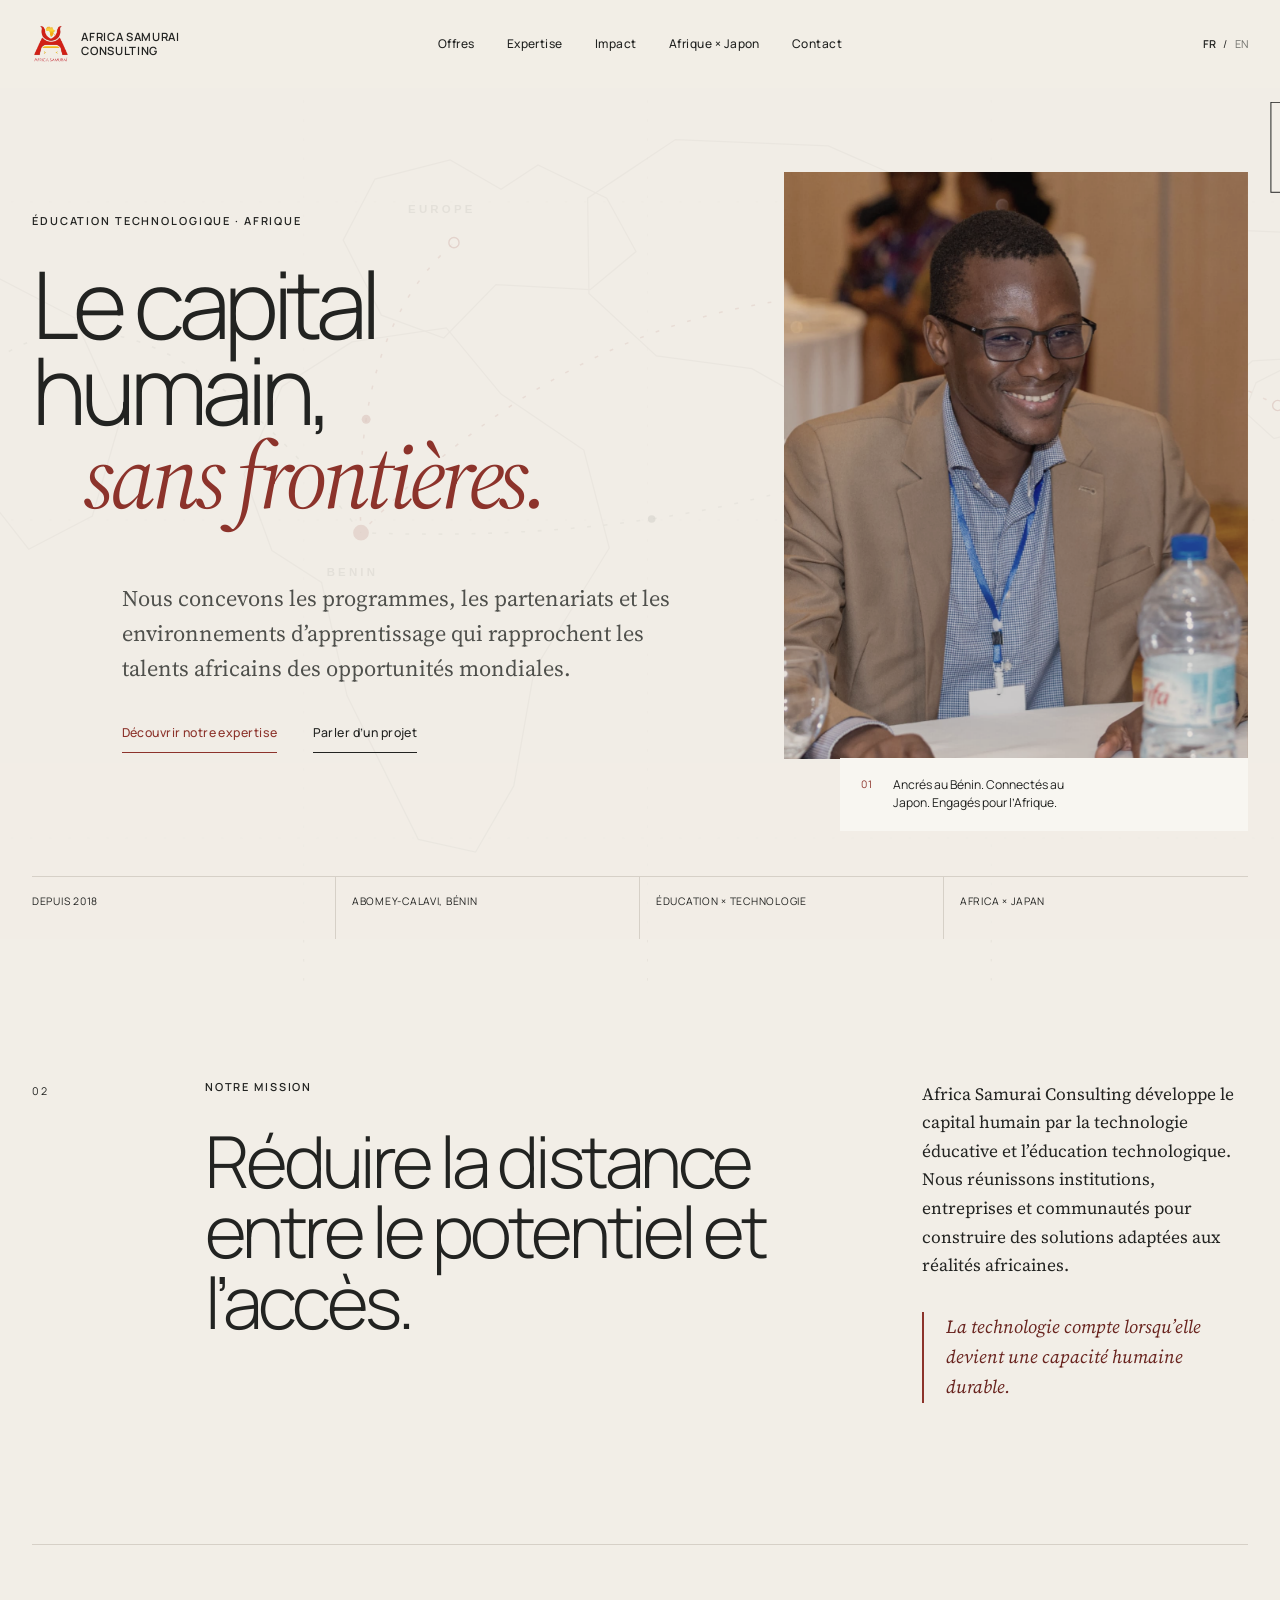
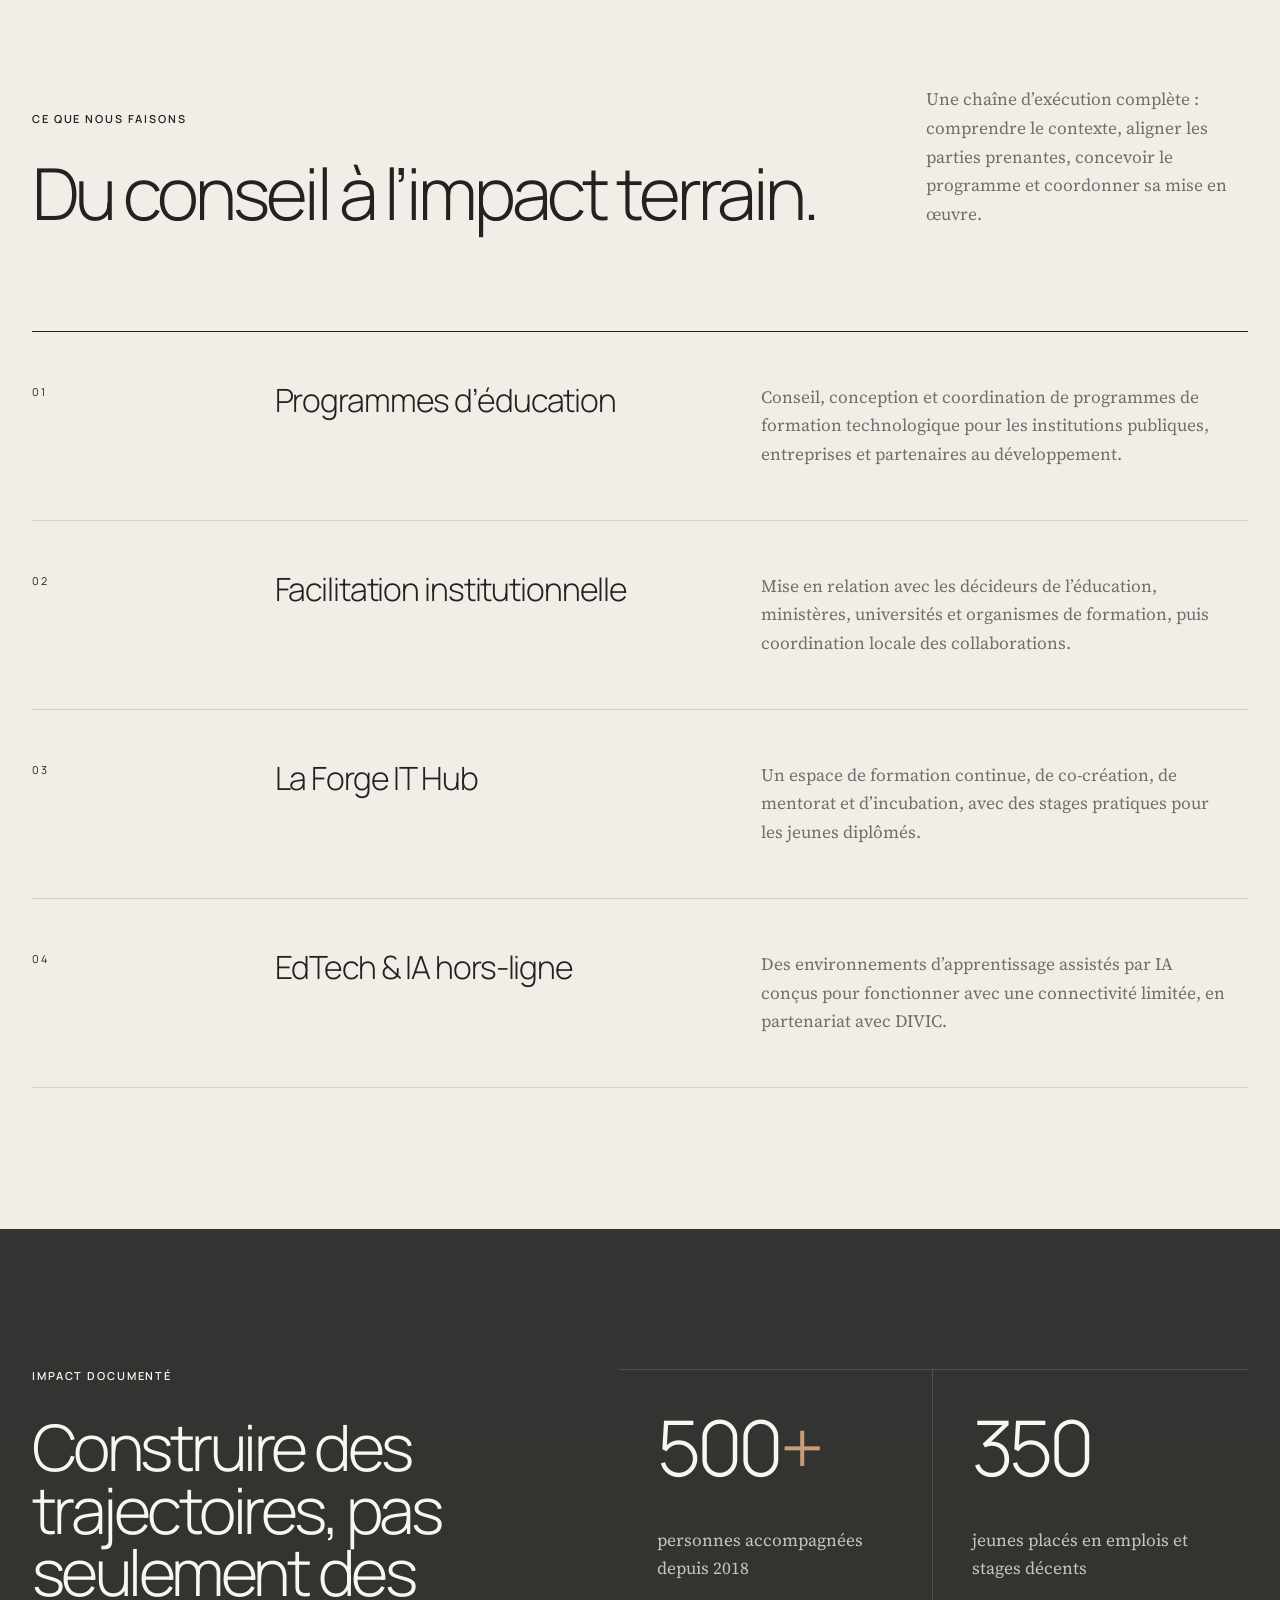
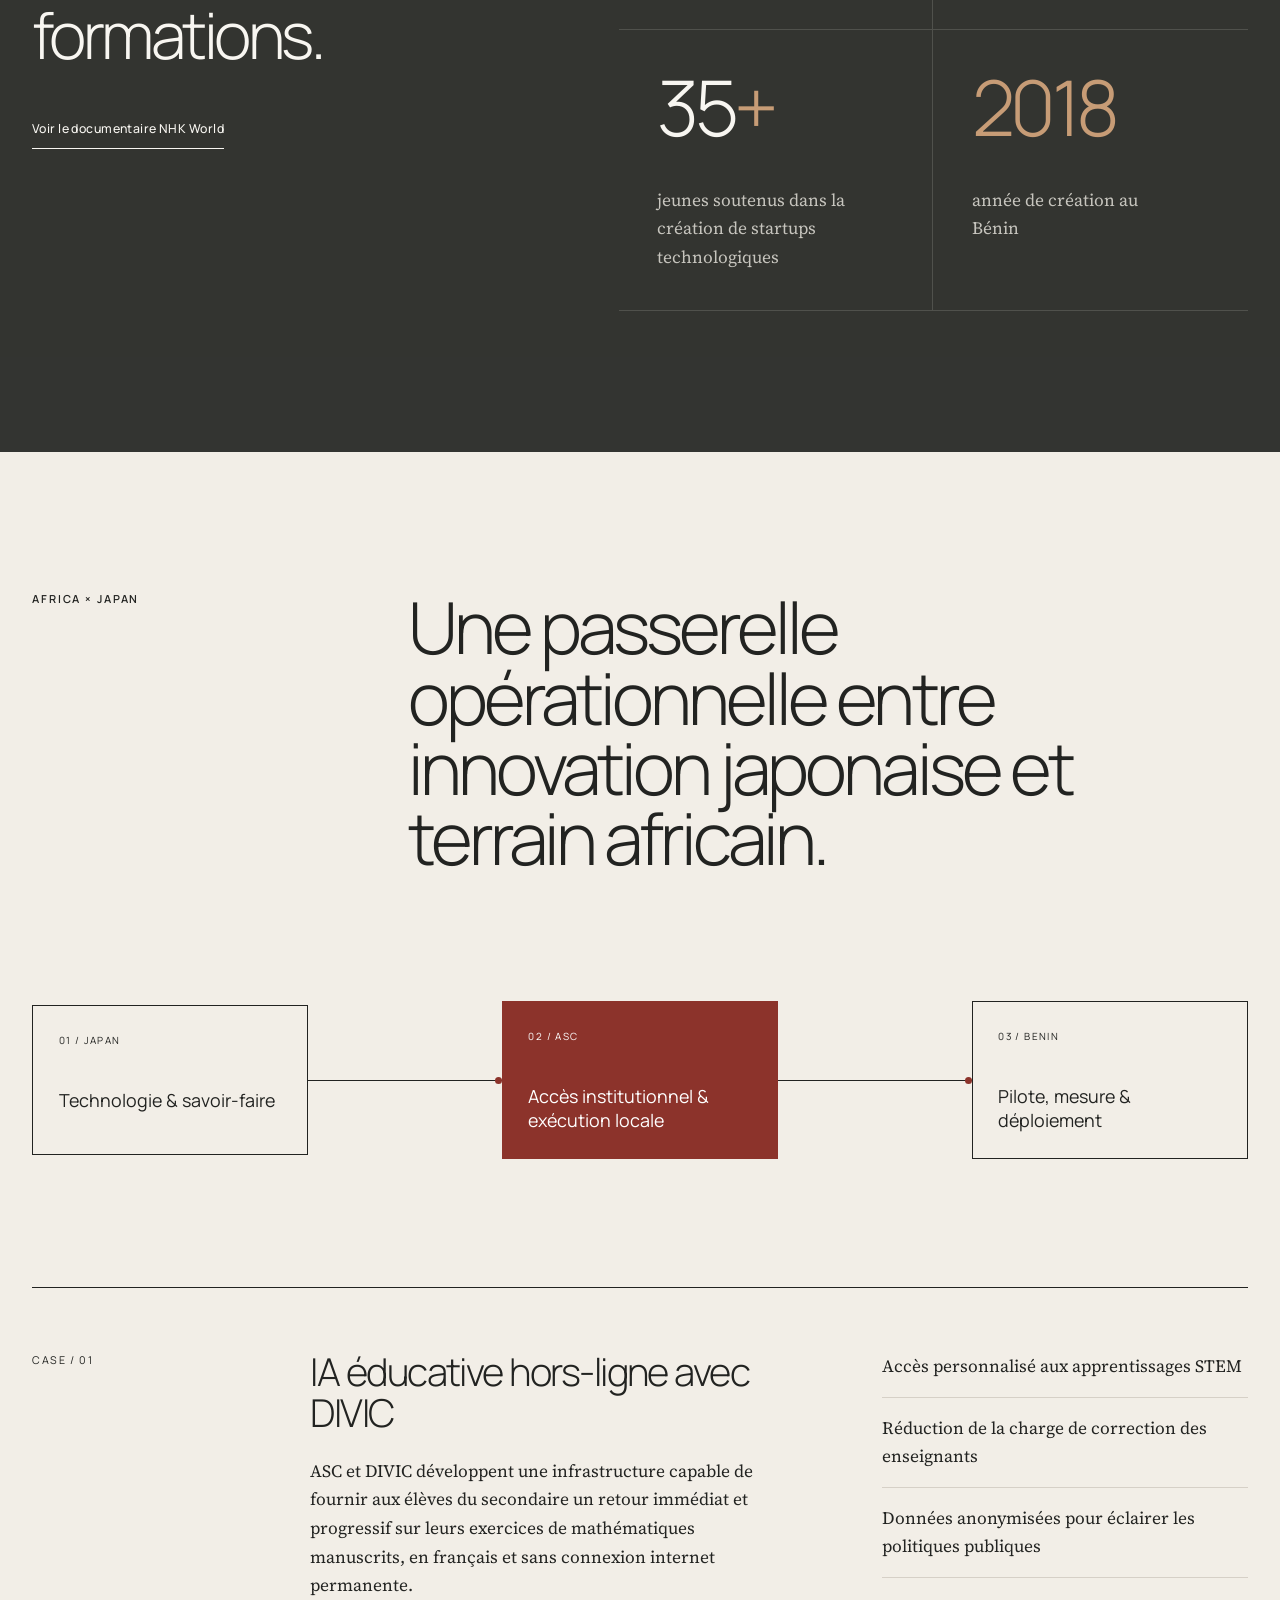
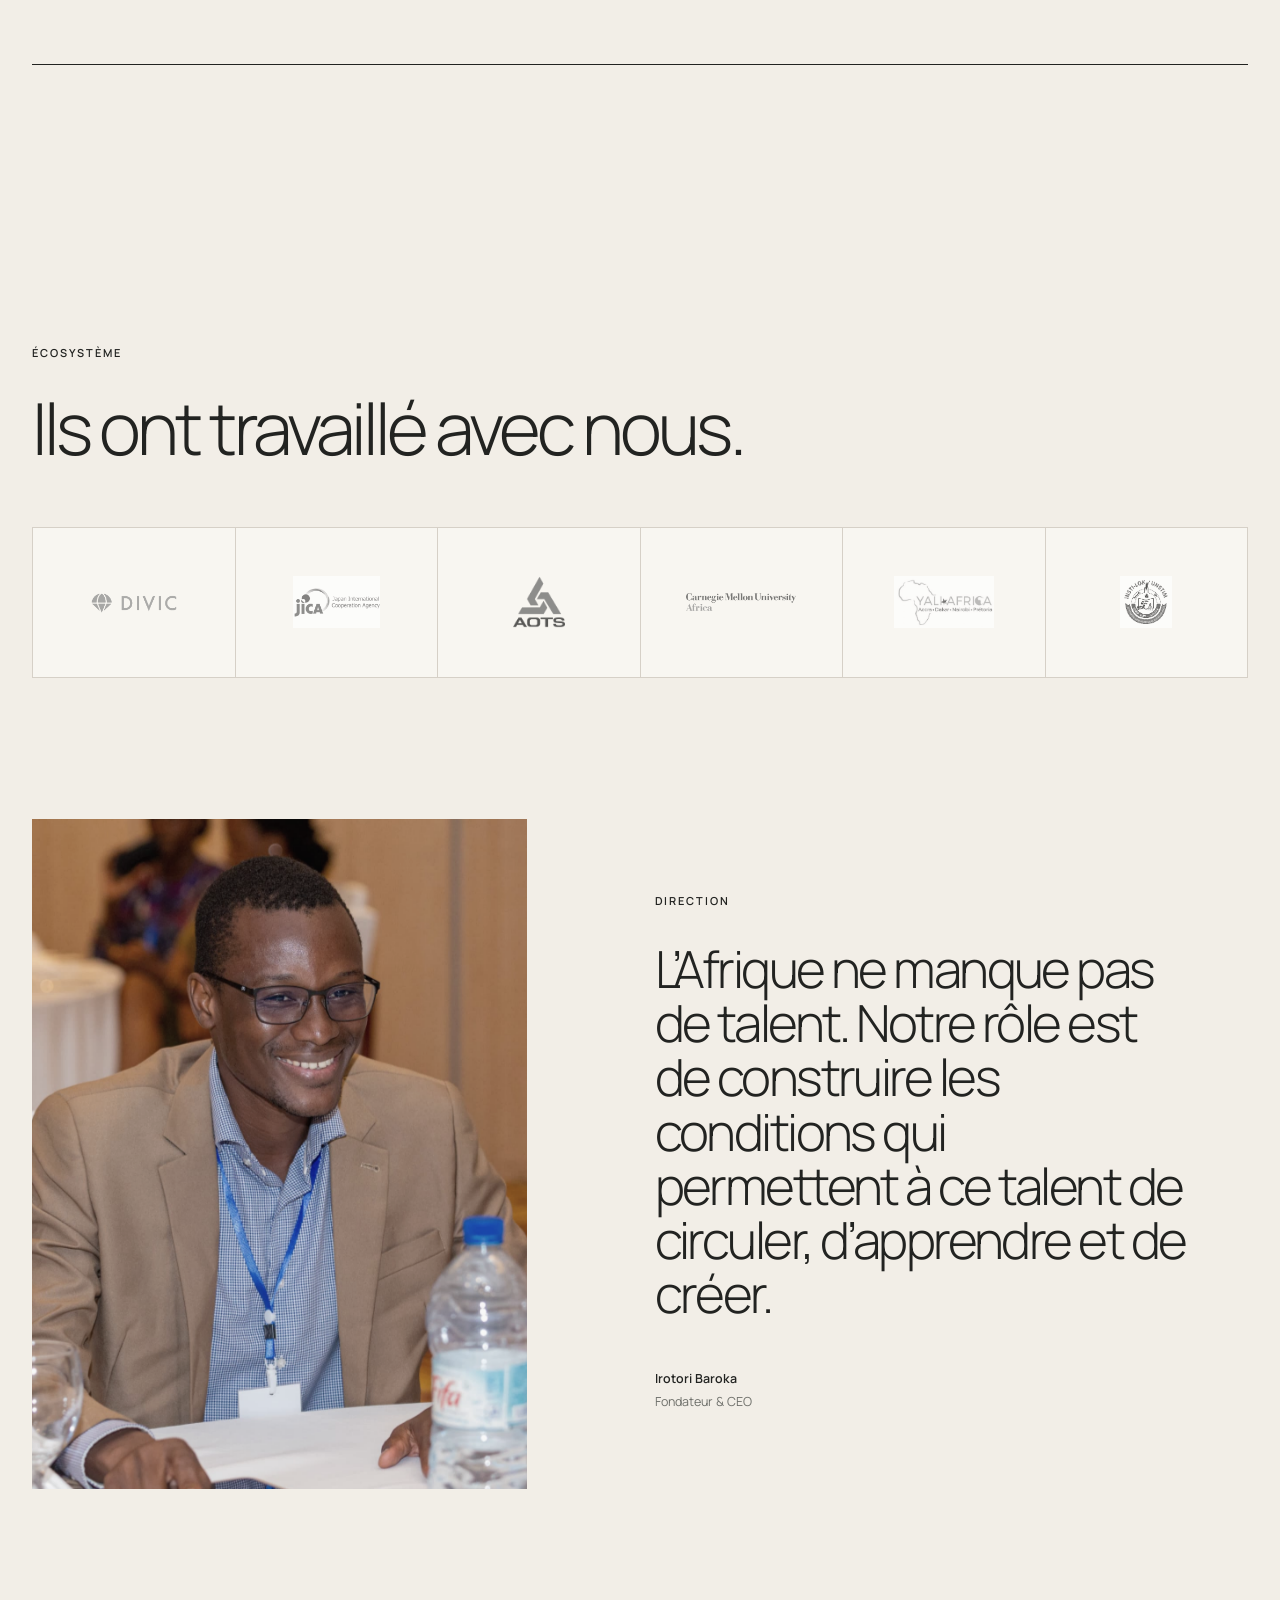
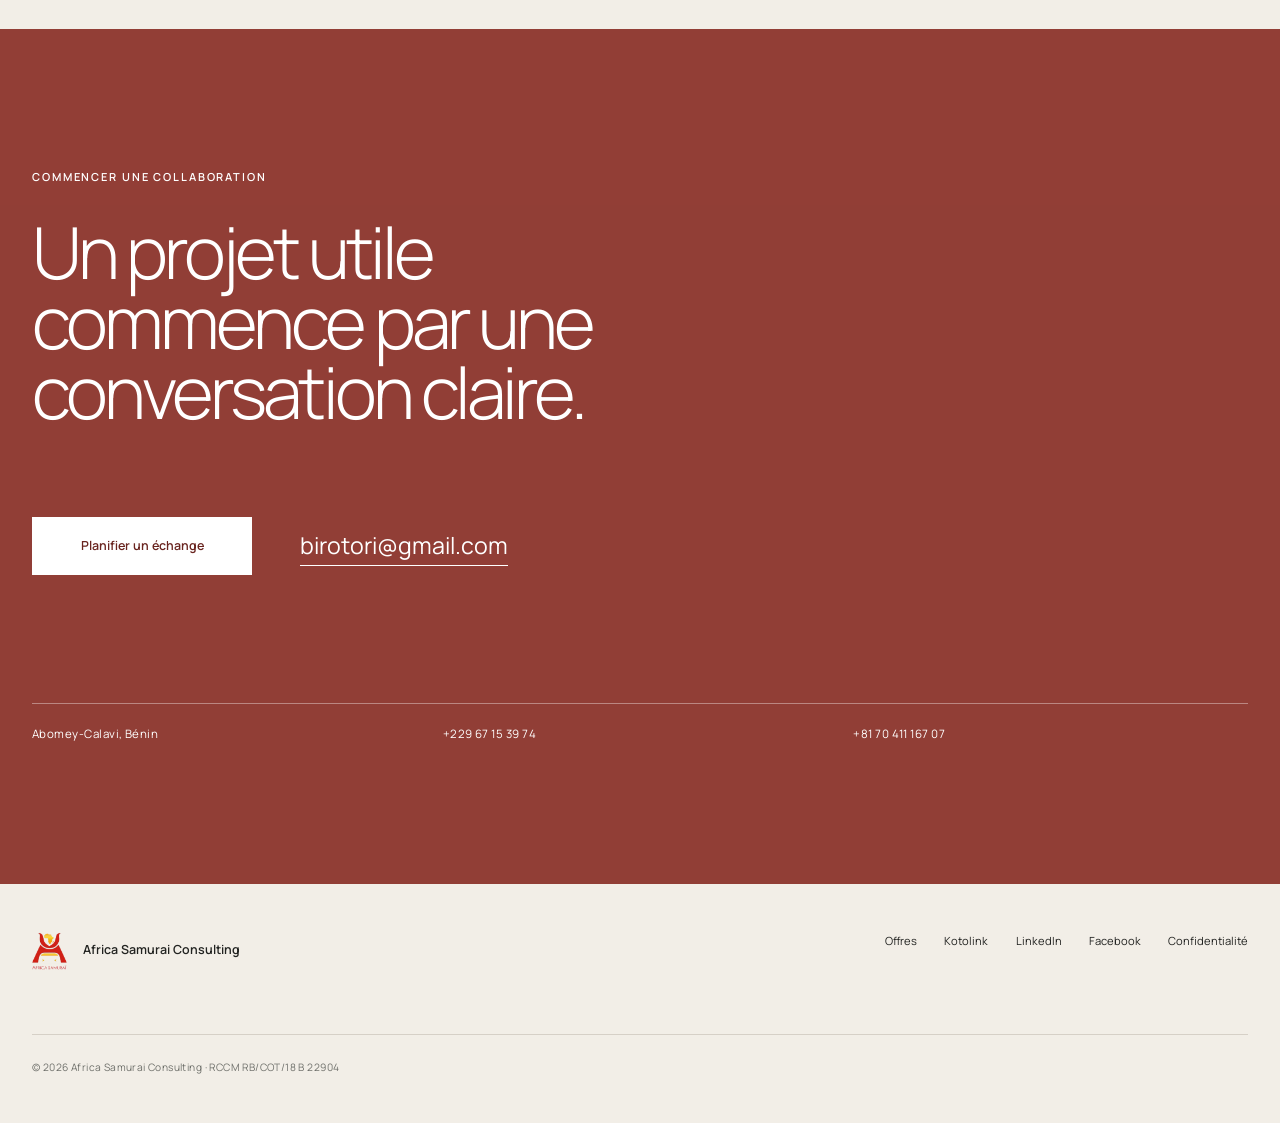
<file: index.html>
<!doctype html>
<html lang="fr">
<head>
  <meta charset="utf-8">
  <meta name="viewport" content="width=device-width, initial-scale=1">
  <meta name="description" content="Africa Samurai Consulting conçoit et coordonne des programmes d’éducation technologique et des collaborations institutionnelles entre l’Afrique et le monde.">
  <meta name="theme-color" content="#f2eee7">
  <title>Africa Samurai Consulting — Education, technologie, impact</title>
  <link rel="icon" href="./assets/favicon.ico">
  <link rel="preconnect" href="https://fonts.googleapis.com">
  <link rel="preconnect" href="https://fonts.gstatic.com" crossorigin>
  <link href="https://fonts.googleapis.com/css2?family=Manrope:wght@300;400;500;600&family=Source+Serif+4:opsz,wght@8..60,400;8..60,500&display=swap" rel="stylesheet">
  <link rel="stylesheet" href="./style.css">
</head>
<body>
  <a class="skip-link" href="#main">Aller au contenu</a>

  <header class="site-header" id="top">
    <a class="brand" href="#top" aria-label="Africa Samurai Consulting, accueil">
      <span class="brand-mark">
        <img src="./assets/africa-samurai-logo.png" alt="">
      </span>
      <span class="brand-name">Africa Samurai<br>Consulting</span>
    </a>

    <nav class="desktop-nav" aria-label="Navigation principale">
      <a href="./offres.html" data-copy-fr="Offres" data-copy-en="Offers">Offres</a>
      <a href="#expertise" data-copy-fr="Expertise" data-copy-en="Expertise">Expertise</a>
      <a href="#impact" data-copy-fr="Impact" data-copy-en="Impact">Impact</a>
      <a href="#japan" data-copy-fr="Afrique × Japon" data-copy-en="Africa × Japan">Afrique × Japon</a>
      <a href="#contact" data-copy-fr="Contact" data-copy-en="Contact">Contact</a>
    </nav>

    <div class="header-actions">
      <div class="language-switch" aria-label="Langue">
        <button type="button" class="language-button is-active" data-language="fr" aria-pressed="true">FR</button>
        <span aria-hidden="true">/</span>
        <button type="button" class="language-button" data-language="en" aria-pressed="false">EN</button>
      </div>
      <button class="menu-button" type="button" aria-expanded="false" aria-controls="mobile-nav">
        <span></span><span></span>
        <span class="sr-only">Ouvrir le menu</span>
      </button>
    </div>
  </header>

  <nav class="mobile-nav" id="mobile-nav" aria-label="Navigation mobile" aria-hidden="true">
    <a href="./offres.html" data-copy-fr="Offres" data-copy-en="Offers">Offres</a>
    <a href="#expertise" data-copy-fr="Expertise" data-copy-en="Expertise">Expertise</a>
    <a href="#impact" data-copy-fr="Impact" data-copy-en="Impact">Impact</a>
    <a href="#japan" data-copy-fr="Afrique × Japon" data-copy-en="Africa × Japan">Afrique × Japon</a>
    <a href="#contact" data-copy-fr="Contact" data-copy-en="Contact">Contact</a>
  </nav>

  <main id="main">
    <section class="hero">
      <div class="world-network" aria-hidden="true">
        <svg viewBox="0 0 1200 700" role="presentation">
          <g class="network-grid">
            <path d="M70 170H1130M70 350H1130M70 530H1130"/>
            <path d="M250 70V630M520 70V630M790 70V630M1060 70V630"/>
          </g>
          <g class="network-land">
            <path d="M438 247l-44 28-24 56 18 48 31 20 16 71 45 91 36 8 24-42 13-73 47-77-16-62-52-35-34-42z"/>
            <path d="M432 183l20-39 47-12 32 18 23-15 43 21 18 34-29 24-59-3-33 34-39-14z"/>
            <path d="M586 157l56-37 97 4 64 28 76-6 76 30 74 3 62 41-15 37-69 4-48 43-85 9-62-33-73 13-48-27-60-8-43-39z"/>
            <path d="M1009 273l22-11 24 14-7 25-28 7-18-17z"/>
          </g>
          <g class="network-routes">
            <path class="network-route network-route--one" d="M444 365Q442 228 500 185"/>
            <path class="network-route network-route--two" d="M444 365Q694 105 1023 286"/>
            <path class="network-route network-route--three" d="M444 365Q686 360 825 277"/>
          </g>
          <g class="network-nodes">
            <circle class="network-origin" cx="444" cy="365" r="7"/>
            <circle cx="500" cy="185" r="4"/>
            <circle cx="825" cy="277" r="4"/>
            <circle cx="1023" cy="286" r="4"/>
          </g>
          <g class="network-labels">
            <text x="422" y="393">BENIN</text>
            <text x="466" y="166">EUROPE</text>
            <text x="799" y="259">ASIA</text>
            <text x="1036" y="291">JAPAN</text>
          </g>
          <circle class="network-traveller" r="3">
            <animateMotion dur="8s" repeatCount="indefinite" path="M444 365Q442 228 500 185"/>
          </circle>
          <circle class="network-traveller network-traveller--delay" r="3">
            <animateMotion dur="12s" begin="-4s" repeatCount="indefinite" path="M444 365Q694 105 1023 286"/>
          </circle>
        </svg>
      </div>
      <div class="hero-grid">
        <div class="hero-copy reveal">
          <p class="eyebrow" data-copy-fr="Éducation technologique · Afrique" data-copy-en="Technology education · Africa">Éducation technologique · Afrique</p>
          <h1>
            <span data-copy-fr="Le capital humain," data-copy-en="Human capital,">Le capital humain,</span>
            <em data-copy-fr="sans frontières." data-copy-en="without borders.">sans frontières.</em>
          </h1>
          <p class="hero-intro" data-copy-fr="Nous concevons les programmes, les partenariats et les environnements d’apprentissage qui rapprochent les talents africains des opportunités mondiales." data-copy-en="We design the programmes, partnerships and learning environments that connect African talent with global opportunity.">
            Nous concevons les programmes, les partenariats et les environnements d’apprentissage qui rapprochent les talents africains des opportunités mondiales.
          </p>
          <div class="hero-actions">
            <a class="text-link text-link--strong" href="#expertise" data-copy-fr="Découvrir notre expertise" data-copy-en="Explore our expertise">Découvrir notre expertise</a>
            <button class="text-link calendly-trigger" type="button" data-copy-fr="Parler d’un projet" data-copy-en="Discuss a project">Parler d’un projet</button>
          </div>
        </div>

        <div class="hero-visual reveal" data-delay="120">
          <div class="hero-photo" data-parallax="0.08">
            <img src="./assets/irotori-baroka.jpg" alt="Irotori Baroka lors d’une rencontre professionnelle">
          </div>
          <div class="hero-caption">
            <span>01</span>
            <p data-copy-fr="Ancrés au Bénin. Connectés au Japon. Engagés pour l’Afrique." data-copy-en="Rooted in Benin. Connected to Japan. Committed to Africa.">Ancrés au Bénin. Connectés au Japon. Engagés pour l’Afrique.</p>
          </div>
          <div class="hero-stamp" aria-hidden="true">ASC / 2018</div>
        </div>
      </div>

      <div class="hero-index" aria-label="Repères">
        <span data-copy-fr="Depuis 2018" data-copy-en="Since 2018">Depuis 2018</span>
        <span>Abomey-Calavi, Bénin</span>
        <span data-copy-fr="Éducation × Technologie" data-copy-en="Education × Technology">Éducation × Technologie</span>
        <span>Africa × Japan</span>
      </div>
    </section>

    <section class="statement section-shell" id="mission">
      <div class="section-number">02</div>
      <div class="statement-copy reveal">
        <p class="eyebrow" data-copy-fr="Notre mission" data-copy-en="Our mission">Notre mission</p>
        <h2 data-copy-fr="Réduire la distance entre le potentiel et l’accès." data-copy-en="Close the distance between potential and access.">Réduire la distance entre le potentiel et l’accès.</h2>
      </div>
      <div class="statement-detail reveal" data-delay="100">
        <p data-copy-fr="Africa Samurai Consulting développe le capital humain par la technologie éducative et l’éducation technologique. Nous réunissons institutions, entreprises et communautés pour construire des solutions adaptées aux réalités africaines." data-copy-en="Africa Samurai Consulting develops human capital through education technology and technology education. We bring institutions, companies and communities together to build solutions adapted to African realities.">
          Africa Samurai Consulting développe le capital humain par la technologie éducative et l’éducation technologique. Nous réunissons institutions, entreprises et communautés pour construire des solutions adaptées aux réalités africaines.
        </p>
        <p class="serif-note" data-copy-fr="La technologie compte lorsqu’elle devient une capacité humaine durable." data-copy-en="Technology matters when it becomes lasting human capability.">La technologie compte lorsqu’elle devient une capacité humaine durable.</p>
      </div>
    </section>

    <section class="expertise section-shell" id="expertise">
      <div class="section-heading reveal">
        <div>
          <p class="eyebrow" data-copy-fr="Ce que nous faisons" data-copy-en="What we do">Ce que nous faisons</p>
          <h2 data-copy-fr="Du conseil à l’impact terrain." data-copy-en="From advisory to field impact.">Du conseil à l’impact terrain.</h2>
        </div>
        <p data-copy-fr="Une chaîne d’exécution complète : comprendre le contexte, aligner les parties prenantes, concevoir le programme et coordonner sa mise en œuvre." data-copy-en="An end-to-end delivery chain: understand the context, align stakeholders, design the programme and coordinate implementation.">
          Une chaîne d’exécution complète : comprendre le contexte, aligner les parties prenantes, concevoir le programme et coordonner sa mise en œuvre.
        </p>
      </div>

      <div class="service-list">
        <article class="service-row reveal">
          <span class="service-index">01</span>
          <h3 data-copy-fr="Programmes d’éducation" data-copy-en="Education programmes">Programmes d’éducation</h3>
          <p data-copy-fr="Conseil, conception et coordination de programmes de formation technologique pour les institutions publiques, entreprises et partenaires au développement." data-copy-en="Advisory, design and coordination of technology training programmes for public institutions, companies and development partners.">
            Conseil, conception et coordination de programmes de formation technologique pour les institutions publiques, entreprises et partenaires au développement.
          </p>
        </article>
        <article class="service-row reveal">
          <span class="service-index">02</span>
          <h3 data-copy-fr="Facilitation institutionnelle" data-copy-en="Institutional facilitation">Facilitation institutionnelle</h3>
          <p data-copy-fr="Mise en relation avec les décideurs de l’éducation, ministères, universités et organismes de formation, puis coordination locale des collaborations." data-copy-en="Connections with education decision-makers, ministries, universities and training bodies, followed by local coordination of collaborations.">
            Mise en relation avec les décideurs de l’éducation, ministères, universités et organismes de formation, puis coordination locale des collaborations.
          </p>
        </article>
        <article class="service-row reveal">
          <span class="service-index">03</span>
          <h3>La Forge IT Hub</h3>
          <p data-copy-fr="Un espace de formation continue, de co-création, de mentorat et d’incubation, avec des stages pratiques pour les jeunes diplômés." data-copy-en="A space for continuous learning, co-creation, mentoring and incubation, with practical internships for young graduates.">
            Un espace de formation continue, de co-création, de mentorat et d’incubation, avec des stages pratiques pour les jeunes diplômés.
          </p>
        </article>
        <article class="service-row reveal">
          <span class="service-index">04</span>
          <h3 data-copy-fr="EdTech & IA hors-ligne" data-copy-en="EdTech & offline AI">EdTech & IA hors-ligne</h3>
          <p data-copy-fr="Des environnements d’apprentissage assistés par IA conçus pour fonctionner avec une connectivité limitée, en partenariat avec DIVIC." data-copy-en="AI-assisted learning environments designed for low-connectivity settings, developed with DIVIC.">
            Des environnements d’apprentissage assistés par IA conçus pour fonctionner avec une connectivité limitée, en partenariat avec DIVIC.
          </p>
        </article>
      </div>
    </section>

    <section class="impact" id="impact">
      <div class="impact-inner section-shell">
        <div class="impact-lead reveal">
          <p class="eyebrow" data-copy-fr="Impact documenté" data-copy-en="Documented impact">Impact documenté</p>
          <h2 data-copy-fr="Construire des trajectoires, pas seulement des formations." data-copy-en="Building trajectories, not just training.">Construire des trajectoires, pas seulement des formations.</h2>
          <a class="text-link text-link--light" href="https://www.youtube.com/watch?v=TGKhrOFIjjY" target="_blank" rel="noopener" data-copy-fr="Voir le documentaire NHK World" data-copy-en="Watch the NHK World documentary">Voir le documentaire NHK World</a>
        </div>
        <div class="impact-grid">
          <div class="metric reveal">
            <strong data-count="500">0</strong><span>+</span>
            <p data-copy-fr="personnes accompagnées depuis 2018" data-copy-en="people reached since 2018">personnes accompagnées depuis 2018</p>
          </div>
          <div class="metric reveal" data-delay="80">
            <strong data-count="350">0</strong>
            <p data-copy-fr="jeunes placés en emplois et stages décents" data-copy-en="young people placed in decent jobs and internships">jeunes placés en emplois et stages décents</p>
          </div>
          <div class="metric reveal" data-delay="160">
            <strong data-count="35">0</strong><span>+</span>
            <p data-copy-fr="jeunes soutenus dans la création de startups technologiques" data-copy-en="young people supported to create technology startups">jeunes soutenus dans la création de startups technologiques</p>
          </div>
          <div class="metric metric--year reveal" data-delay="240">
            <strong>2018</strong>
            <p data-copy-fr="année de création au Bénin" data-copy-en="founded in Benin">année de création au Bénin</p>
          </div>
        </div>
      </div>
    </section>

    <section class="japan section-shell" id="japan">
      <div class="japan-heading reveal">
        <p class="eyebrow">Africa × Japan</p>
        <h2 data-copy-fr="Une passerelle opérationnelle entre innovation japonaise et terrain africain." data-copy-en="An operational bridge between Japanese innovation and African realities.">
          Une passerelle opérationnelle entre innovation japonaise et terrain africain.
        </h2>
      </div>

      <div class="bridge reveal" aria-label="Modèle de collaboration">
        <div class="bridge-node">
          <span>01 / Japan</span>
          <strong data-copy-fr="Technologie & savoir-faire" data-copy-en="Technology & expertise">Technologie & savoir-faire</strong>
        </div>
        <div class="bridge-line" aria-hidden="true"><i></i></div>
        <div class="bridge-node bridge-node--center">
          <span>02 / ASC</span>
          <strong data-copy-fr="Accès institutionnel & exécution locale" data-copy-en="Institutional access & local delivery">Accès institutionnel & exécution locale</strong>
        </div>
        <div class="bridge-line" aria-hidden="true"><i></i></div>
        <div class="bridge-node">
          <span>03 / Benin</span>
          <strong data-copy-fr="Pilote, mesure & déploiement" data-copy-en="Pilot, measure & scale">Pilote, mesure & déploiement</strong>
        </div>
      </div>

      <div class="case-study">
        <div class="case-index reveal">CASE / 01</div>
        <div class="case-copy reveal" data-delay="80">
          <h3 data-copy-fr="IA éducative hors-ligne avec DIVIC" data-copy-en="Offline education AI with DIVIC">IA éducative hors-ligne avec DIVIC</h3>
          <p data-copy-fr="ASC et DIVIC développent une infrastructure capable de fournir aux élèves du secondaire un retour immédiat et progressif sur leurs exercices de mathématiques manuscrits, en français et sans connexion internet permanente." data-copy-en="ASC and DIVIC are developing infrastructure that can give secondary-school students immediate, step-by-step feedback on handwritten mathematics, in French and without continuous internet access.">
            ASC et DIVIC développent une infrastructure capable de fournir aux élèves du secondaire un retour immédiat et progressif sur leurs exercices de mathématiques manuscrits, en français et sans connexion internet permanente.
          </p>
        </div>
        <ul class="case-points reveal" data-delay="160">
          <li data-copy-fr="Accès personnalisé aux apprentissages STEM" data-copy-en="Personalised access to STEM learning">Accès personnalisé aux apprentissages STEM</li>
          <li data-copy-fr="Réduction de la charge de correction des enseignants" data-copy-en="Reduced grading burden for teachers">Réduction de la charge de correction des enseignants</li>
          <li data-copy-fr="Données anonymisées pour éclairer les politiques publiques" data-copy-en="Anonymised data to inform public policy">Données anonymisées pour éclairer les politiques publiques</li>
        </ul>
      </div>
    </section>

    <section class="partners section-shell">
      <div class="section-heading section-heading--compact reveal">
        <div>
          <p class="eyebrow" data-copy-fr="Écosystème" data-copy-en="Ecosystem">Écosystème</p>
          <h2 data-copy-fr="Ils ont travaillé avec nous." data-copy-en="Organisations we have worked with.">Ils ont travaillé avec nous.</h2>
        </div>
      </div>
      <div class="logo-grid reveal">
        <figure><img src="./assets/dpro-logo.png" alt="DIVIC / DPro"></figure>
        <figure><img src="./assets/jica-logo.png" alt="JICA"></figure>
        <figure><img src="./assets/aots-logo.png" alt="AOTS"></figure>
        <figure><img src="./assets/cmu-logo.png" alt="Carnegie Mellon University Africa"></figure>
        <figure><img src="./assets/yali-logo.png" alt="YALI"></figure>
        <figure><img src="./assets/insti-logo.png" alt="INSTI"></figure>
      </div>
    </section>

    <section class="founder section-shell">
      <div class="founder-photo reveal" data-parallax="0.05">
        <img src="./assets/irotori-baroka.jpg" alt="Portrait de Irotori Baroka, fondateur et CEO d’Africa Samurai Consulting">
      </div>
      <div class="founder-copy reveal" data-delay="100">
        <p class="eyebrow" data-copy-fr="Direction" data-copy-en="Leadership">Direction</p>
        <blockquote data-copy-fr="L’Afrique ne manque pas de talent. Notre rôle est de construire les conditions qui permettent à ce talent de circuler, d’apprendre et de créer." data-copy-en="Africa does not lack talent. Our role is to build the conditions for that talent to move, learn and create.">
          L’Afrique ne manque pas de talent. Notre rôle est de construire les conditions qui permettent à ce talent de circuler, d’apprendre et de créer.
        </blockquote>
        <div class="founder-meta">
          <strong>Irotori Baroka</strong>
          <span data-copy-fr="Fondateur & CEO" data-copy-en="Founder & CEO">Fondateur & CEO</span>
        </div>
      </div>
    </section>

    <section class="contact" id="contact">
      <div class="contact-inner section-shell reveal">
        <p class="eyebrow" data-copy-fr="Commencer une collaboration" data-copy-en="Start a collaboration">Commencer une collaboration</p>
        <h2 data-copy-fr="Un projet utile commence par une conversation claire." data-copy-en="Useful projects begin with a clear conversation.">Un projet utile commence par une conversation claire.</h2>
        <div class="contact-actions">
          <button class="contact-button calendly-trigger" type="button" data-copy-fr="Planifier un échange" data-copy-en="Schedule a conversation">Planifier un échange</button>
          <a class="contact-email" href="mailto:birotori@gmail.com">birotori@gmail.com</a>
        </div>
        <div class="contact-meta">
          <span>Abomey-Calavi, Bénin</span>
          <span>+229 67 15 39 74</span>
          <span>+81 70 411 167 07</span>
        </div>
      </div>
    </section>
  </main>

  <footer class="site-footer section-shell">
    <div class="footer-brand">
      <img src="./assets/africa-samurai-logo.png" alt="">
      <p>Africa Samurai Consulting</p>
    </div>
    <div class="footer-links">
      <a href="./offres.html" data-copy-fr="Offres" data-copy-en="Offers">Offres</a>
      <a href="https://kotolink.org/" target="_blank" rel="noopener">Kotolink</a>
      <a href="https://www.linkedin.com/company/africa-samurai-consulting" target="_blank" rel="noopener">LinkedIn</a>
      <a href="https://www.facebook.com/AfricaSamurai" target="_blank" rel="noopener">Facebook</a>
      <a href="./privacy-policy.html" data-copy-fr="Confidentialité" data-copy-en="Privacy">Confidentialité</a>
    </div>
    <p class="footer-legal">© <span id="year"></span> Africa Samurai Consulting · RCCM RB/COT/18 B 22904</p>
  </footer>

  <dialog class="calendly-modal" id="calendly-modal">
    <button class="modal-close" type="button" aria-label="Fermer">Fermer</button>
    <iframe title="Prendre rendez-vous avec Africa Samurai Consulting" src="https://calendly.com/baroka/connecting-meeting"></iframe>
  </dialog>

  <script src="./script.js"></script>
</body>
</html>
</file>
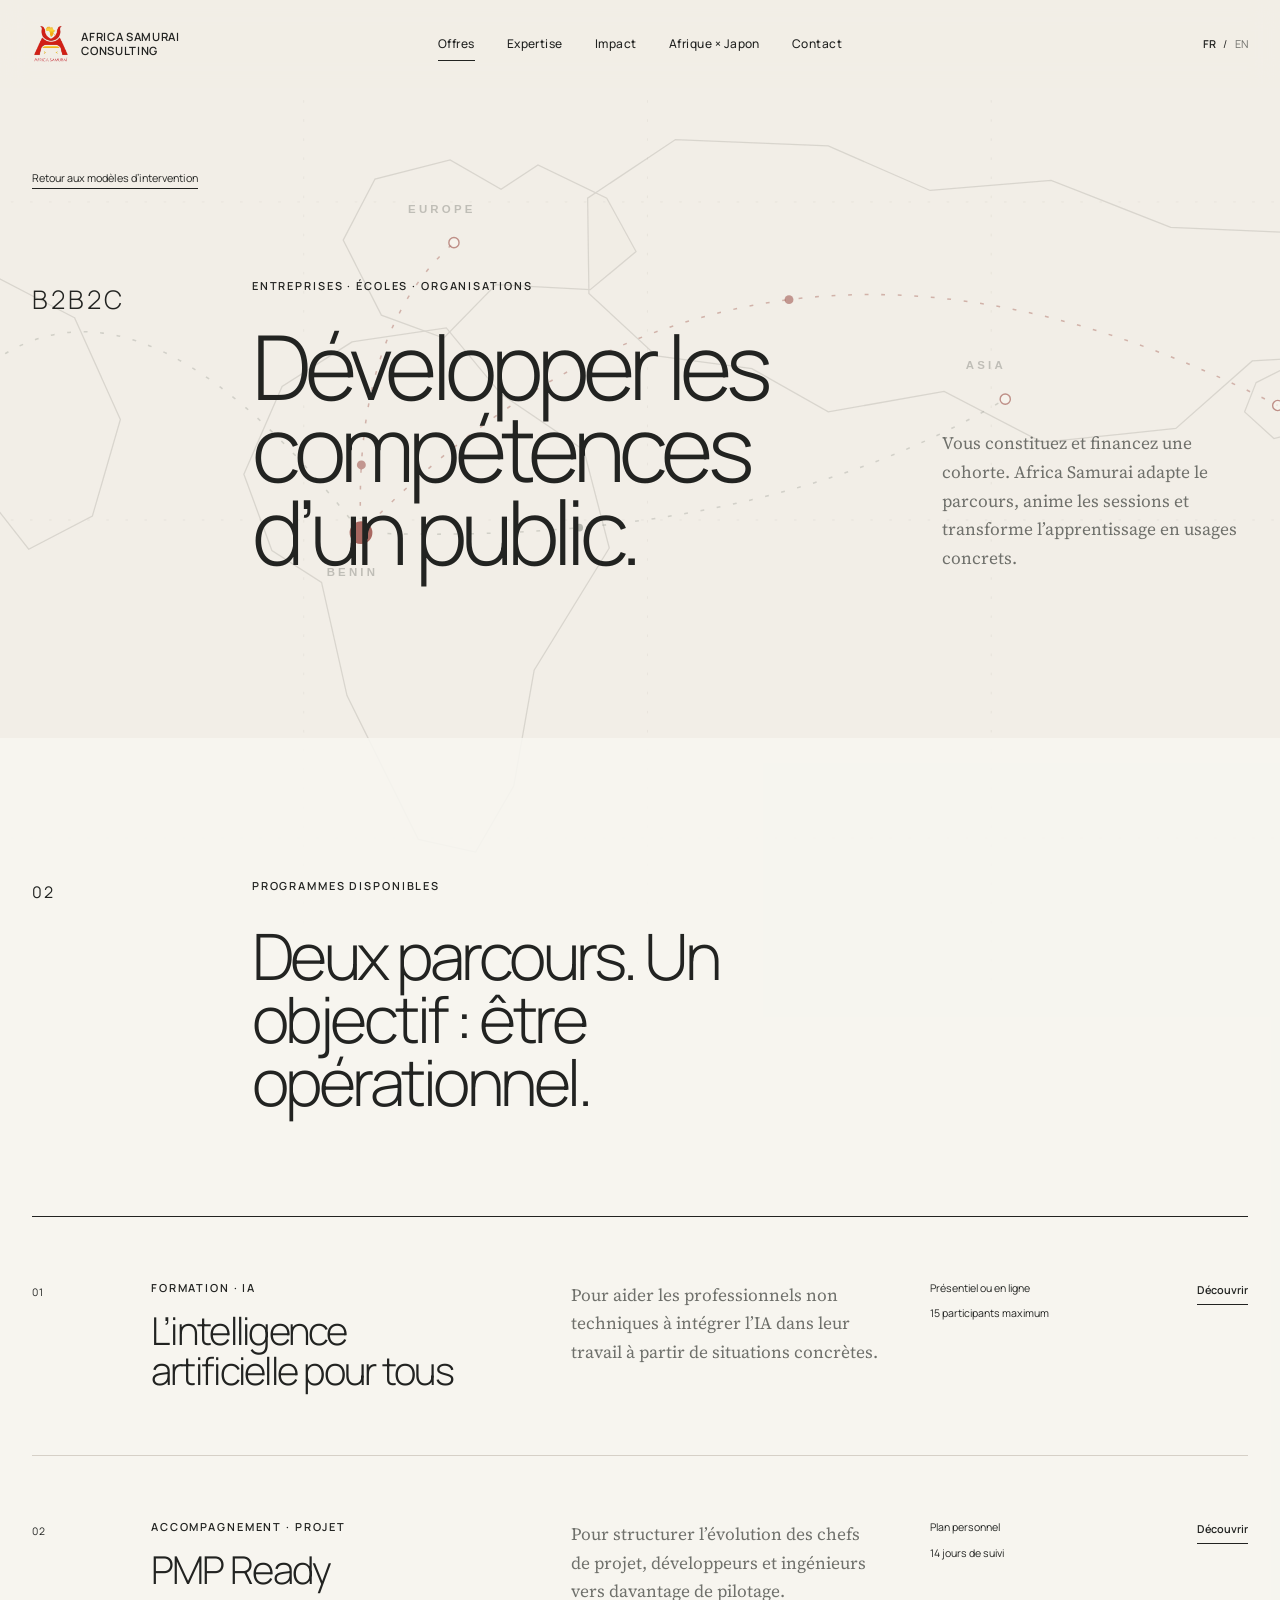
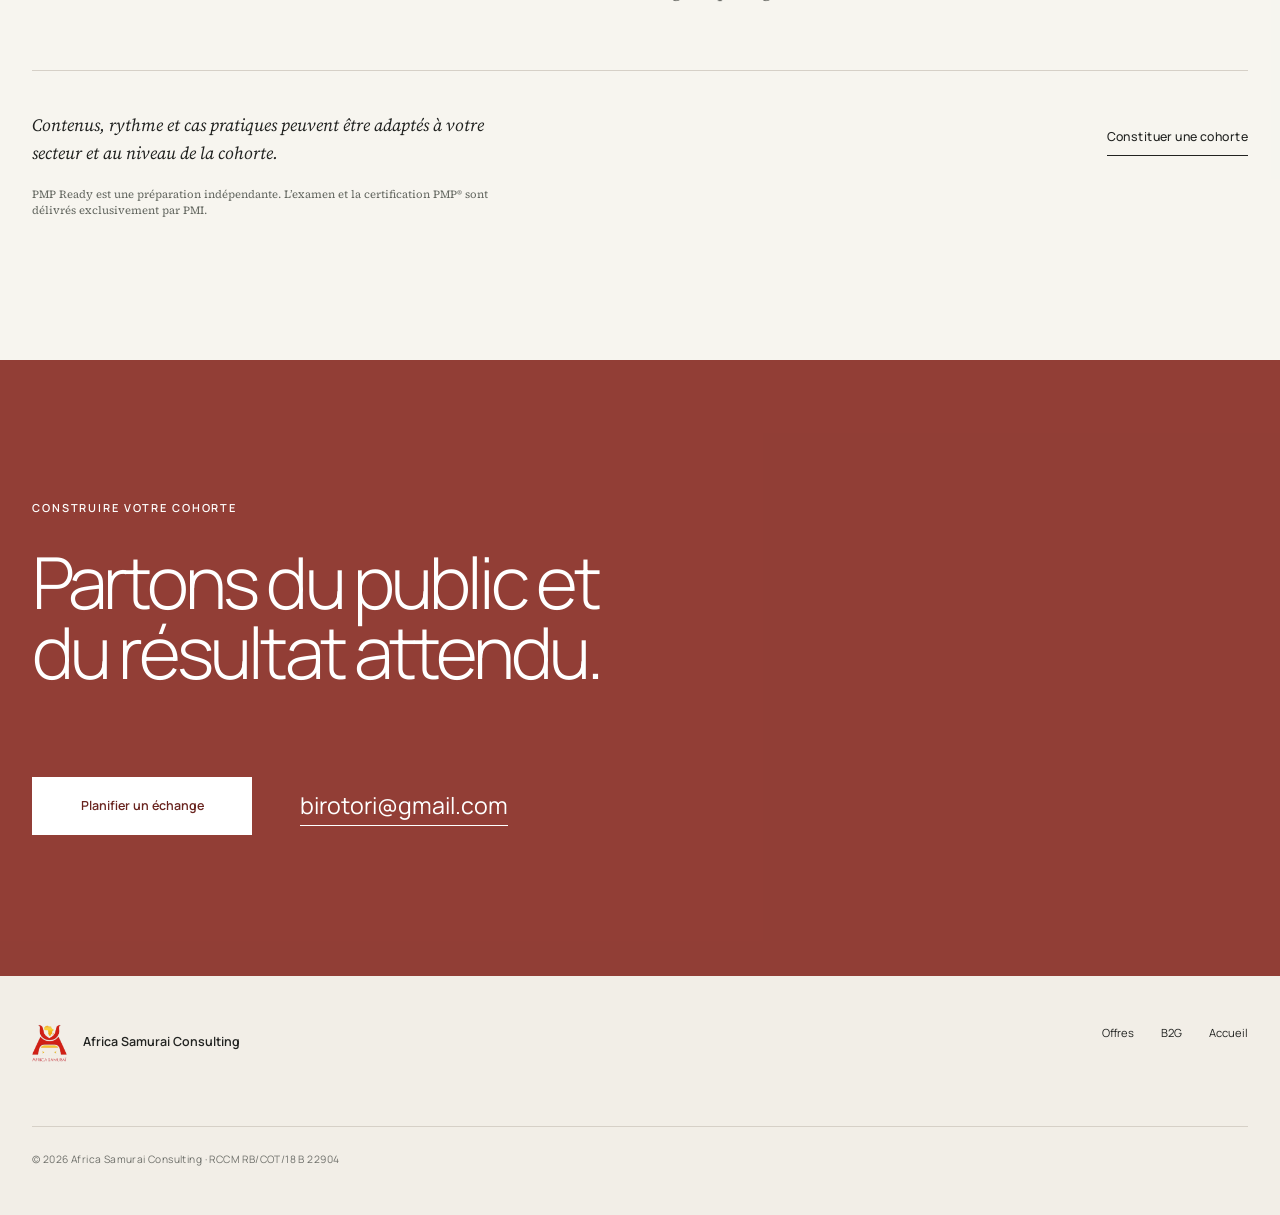
<file: b2b2c.html>
<!doctype html>
<html lang="fr">
<head>
  <meta charset="utf-8">
  <meta name="viewport" content="width=device-width, initial-scale=1">
  <meta name="description" content="Programmes B2B2C Africa Samurai Consulting : formation IA, PMP Ready et parcours adaptés aux cohortes professionnelles.">
  <meta name="theme-color" content="#f2eee7">
  <title>Offres B2B2C — Africa Samurai Consulting</title>
  <link rel="icon" href="./assets/favicon.ico">
  <link rel="preconnect" href="https://fonts.googleapis.com">
  <link rel="preconnect" href="https://fonts.gstatic.com" crossorigin>
  <link href="https://fonts.googleapis.com/css2?family=Manrope:wght@300;400;500;600&family=Source+Serif+4:opsz,wght@8..60,400;8..60,500&display=swap" rel="stylesheet">
  <link rel="stylesheet" href="./style.css">
</head>
<body>
  <a class="skip-link" href="#main">Aller au contenu</a>
  <header class="site-header" id="top">
    <a class="brand" href="./index.html" aria-label="Africa Samurai Consulting, accueil">
      <span class="brand-mark"><img src="./assets/africa-samurai-logo.png" alt=""></span>
      <span class="brand-name">Africa Samurai<br>Consulting</span>
    </a>
    <nav class="desktop-nav" aria-label="Navigation principale">
      <a href="./offres.html" aria-current="page" data-copy-fr="Offres" data-copy-en="Offers">Offres</a>
      <a href="./index.html#expertise" data-copy-fr="Expertise" data-copy-en="Expertise">Expertise</a>
      <a href="./index.html#impact" data-copy-fr="Impact" data-copy-en="Impact">Impact</a>
      <a href="./index.html#japan" data-copy-fr="Afrique × Japon" data-copy-en="Africa × Japan">Afrique × Japon</a>
      <a href="#contact" data-copy-fr="Contact" data-copy-en="Contact">Contact</a>
    </nav>
    <div class="header-actions">
      <div class="language-switch" aria-label="Langue">
        <button type="button" class="language-button is-active" data-language="fr" aria-pressed="true">FR</button><span aria-hidden="true">/</span>
        <button type="button" class="language-button" data-language="en" aria-pressed="false">EN</button>
      </div>
      <button class="menu-button" type="button" aria-expanded="false" aria-controls="mobile-nav"><span></span><span></span><span class="sr-only">Ouvrir le menu</span></button>
    </div>
  </header>
  <nav class="mobile-nav" id="mobile-nav" aria-label="Navigation mobile" aria-hidden="true">
    <a href="./offres.html" data-copy-fr="Toutes les offres" data-copy-en="All offers">Toutes les offres</a>
    <a href="./b2b2c.html" aria-current="page">B2B2C</a>
    <a href="./b2g.html">B2G</a>
    <a href="#contact" data-copy-fr="Contact" data-copy-en="Contact">Contact</a>
  </nav>

  <main id="main">
    <section class="target-hero section-shell">
      <a class="target-back" href="./offres.html" data-copy-fr="Retour aux modèles d’intervention" data-copy-en="Back to delivery models">Retour aux modèles d’intervention</a>
      <div class="target-hero-grid">
        <span class="target-code reveal">B2B2C</span>
        <div class="reveal" data-delay="80">
          <p class="eyebrow" data-copy-fr="Entreprises · Écoles · Organisations" data-copy-en="Companies · Schools · Organisations">Entreprises · Écoles · Organisations</p>
          <h1 data-copy-fr="Développer les compétences d’un public." data-copy-en="Build the capabilities of an audience.">Développer les compétences d’un public.</h1>
        </div>
        <p class="target-summary reveal" data-delay="160" data-copy-fr="Vous constituez et financez une cohorte. Africa Samurai adapte le parcours, anime les sessions et transforme l’apprentissage en usages concrets." data-copy-en="You form and fund a cohort. Africa Samurai adapts the pathway, delivers the sessions and turns learning into practical use.">
          Vous constituez et financez une cohorte. Africa Samurai adapte le parcours, anime les sessions et transforme l’apprentissage en usages concrets.
        </p>
      </div>
    </section>

    <section class="offers-block offers-block--b2b2c">
      <div class="section-shell">
        <header class="offers-section-head reveal">
          <span class="offers-section-code">02</span>
          <div>
            <p class="eyebrow" data-copy-fr="Programmes disponibles" data-copy-en="Available programmes">Programmes disponibles</p>
            <h2 data-copy-fr="Deux parcours. Un objectif : être opérationnel." data-copy-en="Two pathways. One goal: practical capability.">Deux parcours. Un objectif : être opérationnel.</h2>
          </div>
        </header>
        <div class="offer-list">
          <article class="offer-line reveal">
            <div class="offer-line-number">01</div>
            <div class="offer-line-title">
              <p class="eyebrow" data-copy-fr="Formation · IA" data-copy-en="Training · AI">Formation · IA</p>
              <h3 data-copy-fr="L’intelligence artificielle pour tous" data-copy-en="Artificial intelligence for everyone">L’intelligence artificielle pour tous</h3>
            </div>
            <p class="offer-line-copy" data-copy-fr="Pour aider les professionnels non techniques à intégrer l’IA dans leur travail à partir de situations concrètes." data-copy-en="Helping non-technical professionals integrate AI into their work through practical situations.">Pour aider les professionnels non techniques à intégrer l’IA dans leur travail à partir de situations concrètes.</p>
            <div class="offer-line-meta"><span data-copy-fr="Présentiel ou en ligne" data-copy-en="In person or online">Présentiel ou en ligne</span><span data-copy-fr="15 participants maximum" data-copy-en="Up to 15 participants">15 participants maximum</span></div>
            <a class="offer-line-link" href="https://page.laforge-hub.com/ia-pour-tous" target="_blank" rel="noopener" data-copy-fr="Découvrir" data-copy-en="Explore">Découvrir</a>
          </article>
          <article class="offer-line reveal">
            <div class="offer-line-number">02</div>
            <div class="offer-line-title">
              <p class="eyebrow" data-copy-fr="Accompagnement · Projet" data-copy-en="Support · Project">Accompagnement · Projet</p>
              <h3>PMP Ready</h3>
            </div>
            <p class="offer-line-copy" data-copy-fr="Pour structurer l’évolution des chefs de projet, développeurs et ingénieurs vers davantage de pilotage." data-copy-en="Helping project managers, developers and engineers structure their transition towards leadership.">Pour structurer l’évolution des chefs de projet, développeurs et ingénieurs vers davantage de pilotage.</p>
            <div class="offer-line-meta"><span data-copy-fr="Plan personnel" data-copy-en="Personal plan">Plan personnel</span><span data-copy-fr="14 jours de suivi" data-copy-en="14 days of follow-up">14 jours de suivi</span></div>
            <a class="offer-line-link" href="https://page.laforge-hub.com/pmp-ready" target="_blank" rel="noopener" data-copy-fr="Découvrir" data-copy-en="Explore">Découvrir</a>
          </article>
        </div>
        <div class="offers-note reveal">
          <p data-copy-fr="Contenus, rythme et cas pratiques peuvent être adaptés à votre secteur et au niveau de la cohorte." data-copy-en="Content, pace and practical cases can be adapted to your sector and cohort level.">Contenus, rythme et cas pratiques peuvent être adaptés à votre secteur et au niveau de la cohorte.</p>
          <button class="text-link calendly-trigger" type="button" data-copy-fr="Constituer une cohorte" data-copy-en="Build a cohort">Constituer une cohorte</button>
        </div>
        <p class="programme-disclaimer" data-copy-fr="PMP Ready est une préparation indépendante. L’examen et la certification PMP® sont délivrés exclusivement par PMI." data-copy-en="PMP Ready is an independent preparation programme. The PMP® exam and certification are delivered exclusively by PMI.">PMP Ready est une préparation indépendante. L’examen et la certification PMP® sont délivrés exclusivement par PMI.</p>
      </div>
    </section>

    <section class="contact" id="contact">
      <div class="contact-inner section-shell reveal">
        <p class="eyebrow" data-copy-fr="Construire votre cohorte" data-copy-en="Build your cohort">Construire votre cohorte</p>
        <h2 data-copy-fr="Partons du public et du résultat attendu." data-copy-en="Let’s start with the audience and expected outcome.">Partons du public et du résultat attendu.</h2>
        <div class="contact-actions"><button class="contact-button calendly-trigger" type="button" data-copy-fr="Planifier un échange" data-copy-en="Schedule a conversation">Planifier un échange</button><a class="contact-email" href="mailto:birotori@gmail.com">birotori@gmail.com</a></div>
      </div>
    </section>
  </main>

  <footer class="site-footer section-shell">
    <div class="footer-brand"><img src="./assets/africa-samurai-logo.png" alt=""><p>Africa Samurai Consulting</p></div>
    <div class="footer-links"><a href="./offres.html" data-copy-fr="Offres" data-copy-en="Offers">Offres</a><a href="./b2g.html">B2G</a><a href="./index.html" data-copy-fr="Accueil" data-copy-en="Home">Accueil</a></div>
    <p class="footer-legal">© <span id="year"></span> Africa Samurai Consulting · RCCM RB/COT/18 B 22904</p>
  </footer>
  <dialog class="calendly-modal" id="calendly-modal"><button class="modal-close" type="button" aria-label="Fermer">Fermer</button><iframe title="Prendre rendez-vous avec Africa Samurai Consulting" src="https://calendly.com/baroka/connecting-meeting"></iframe></dialog>
  <script src="./script.js"></script>
</body>
</html>
</file>
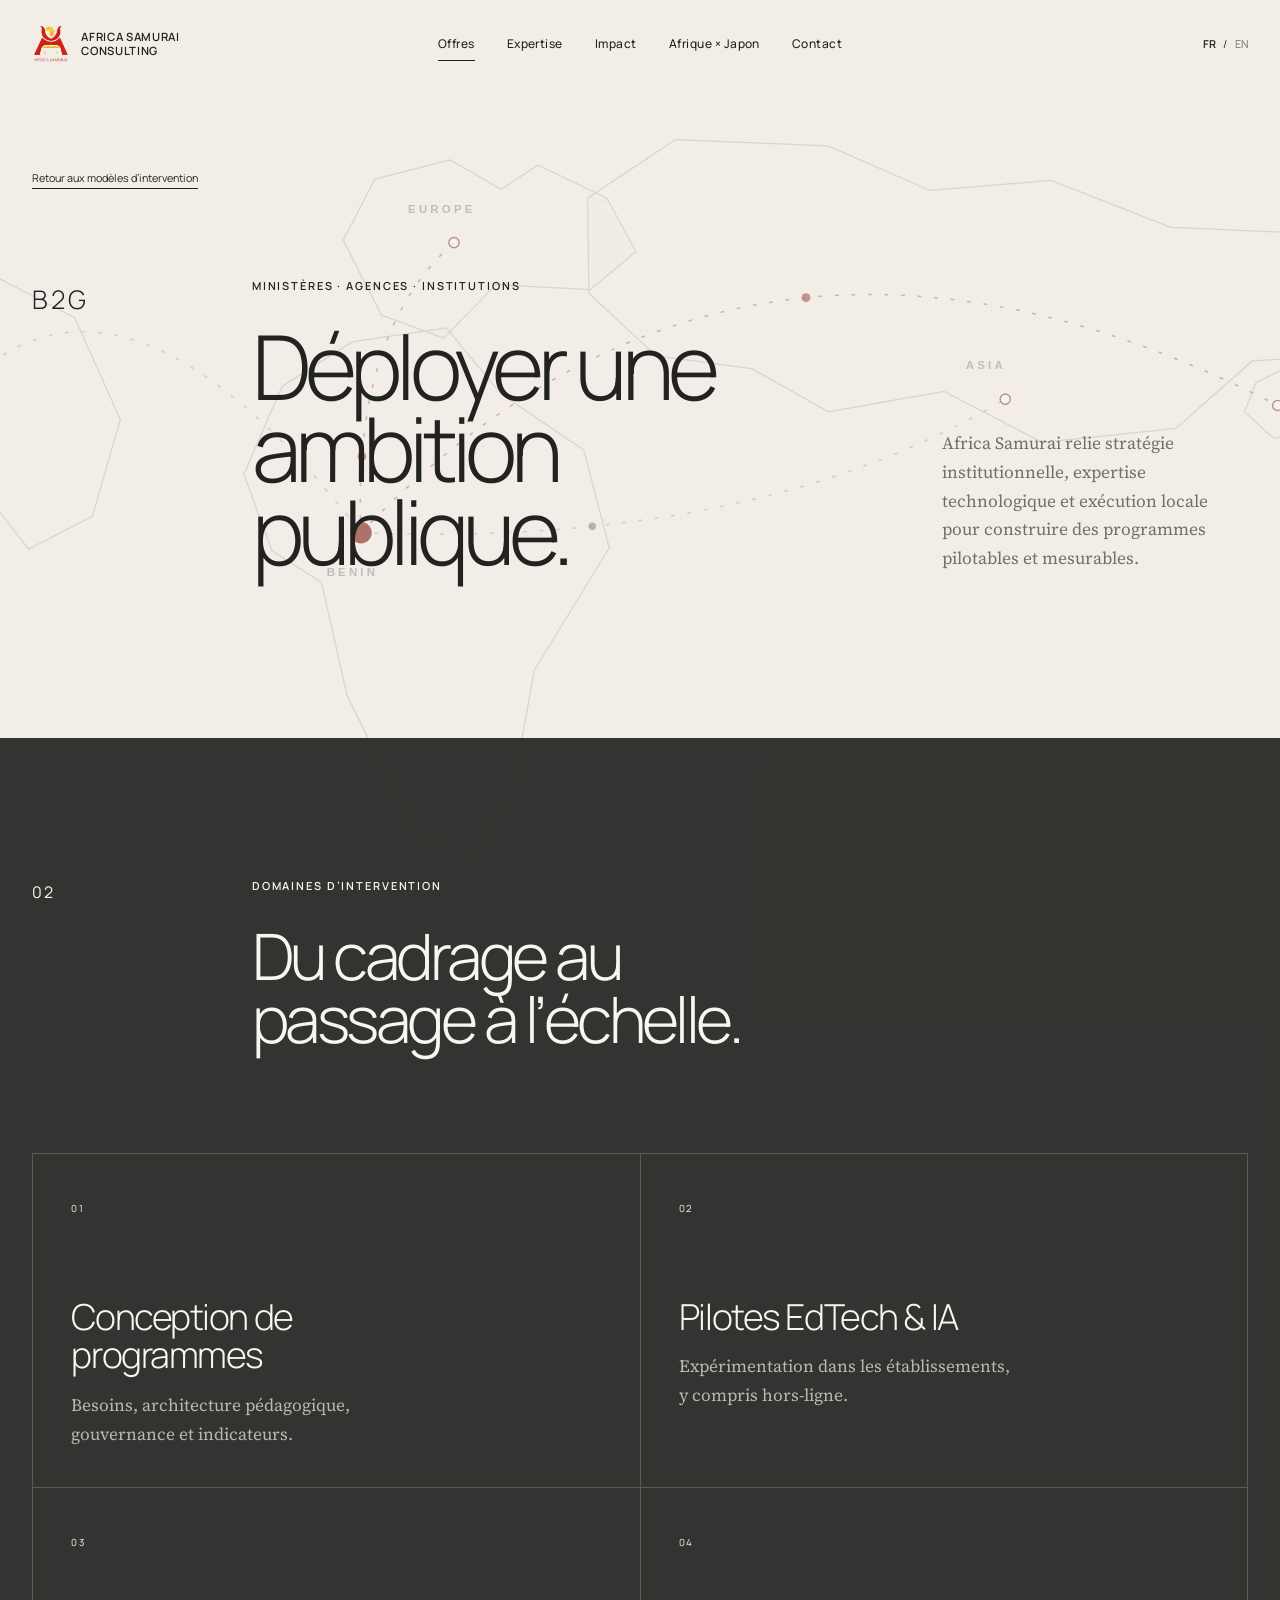
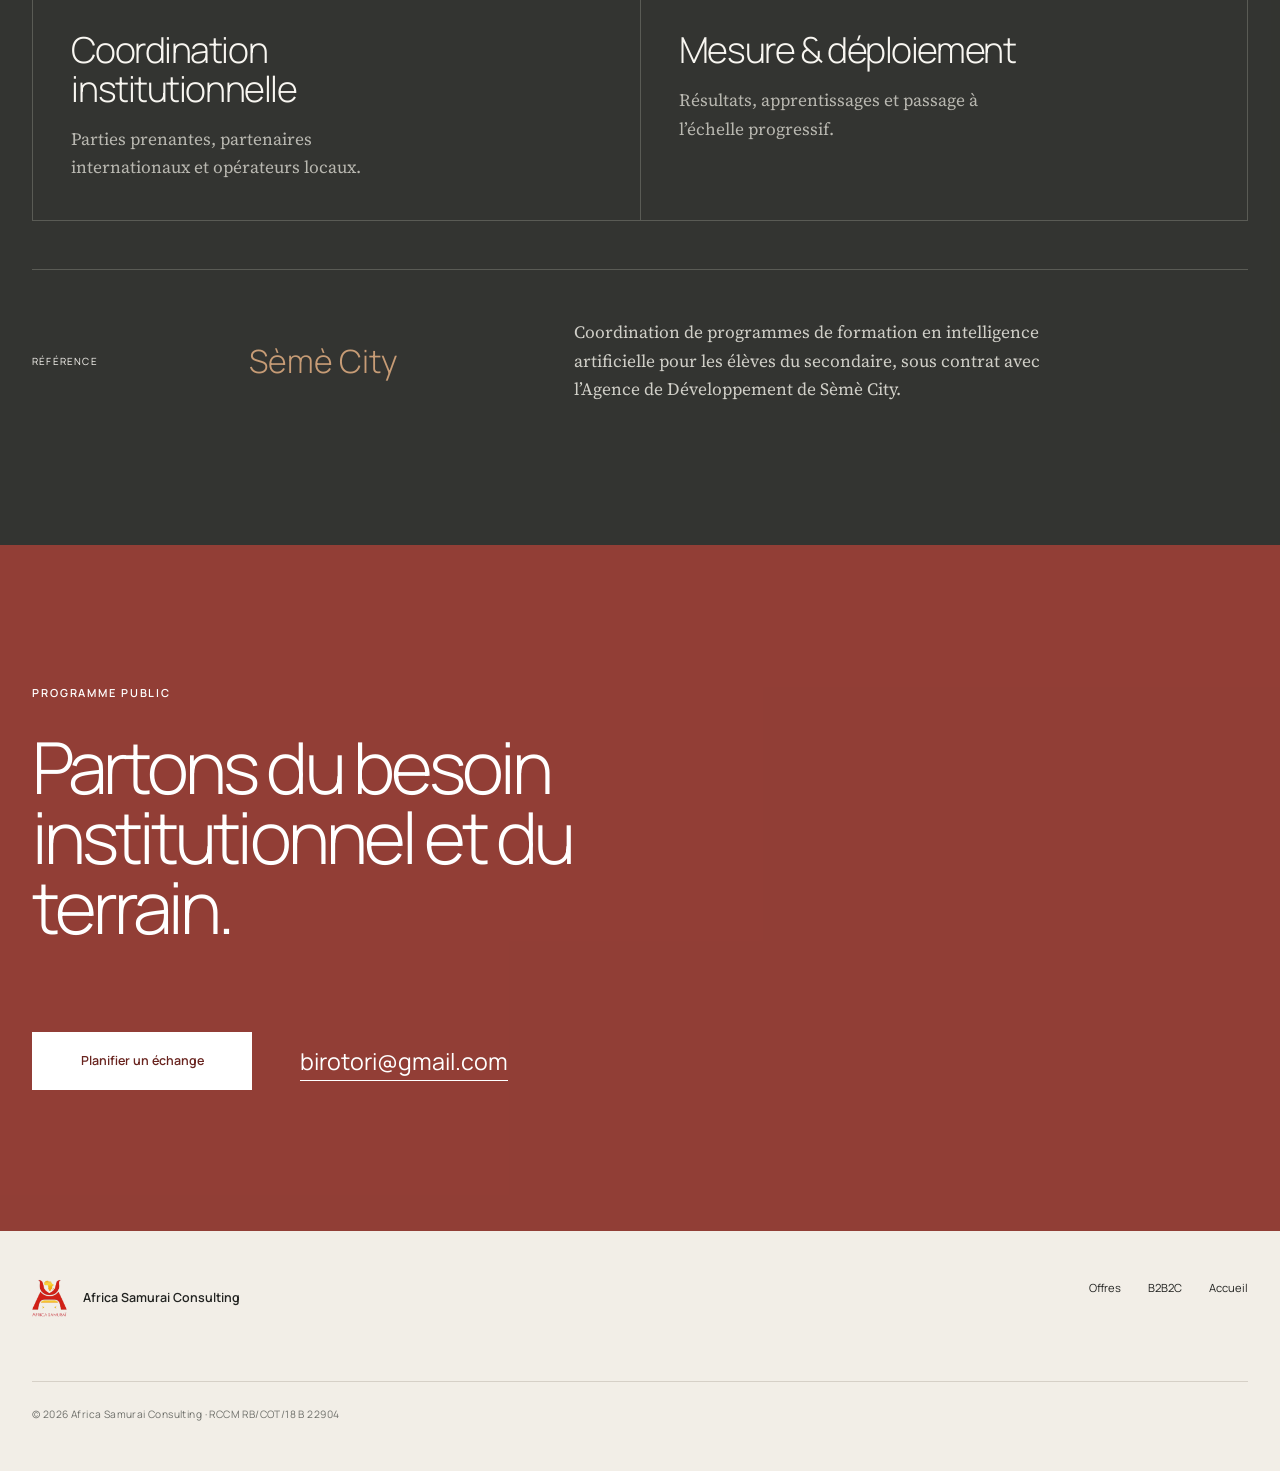
<file: b2g.html>
<!doctype html>
<html lang="fr">
<head>
  <meta charset="utf-8">
  <meta name="viewport" content="width=device-width, initial-scale=1">
  <meta name="description" content="Offres B2G Africa Samurai Consulting : programmes publics, EdTech, IA hors-ligne, coordination institutionnelle et déploiement.">
  <meta name="theme-color" content="#252623">
  <title>Offres B2G — Africa Samurai Consulting</title>
  <link rel="icon" href="./assets/favicon.ico">
  <link rel="preconnect" href="https://fonts.googleapis.com">
  <link rel="preconnect" href="https://fonts.gstatic.com" crossorigin>
  <link href="https://fonts.googleapis.com/css2?family=Manrope:wght@300;400;500;600&family=Source+Serif+4:opsz,wght@8..60,400;8..60,500&display=swap" rel="stylesheet">
  <link rel="stylesheet" href="./style.css">
</head>
<body>
  <a class="skip-link" href="#main">Aller au contenu</a>
  <header class="site-header" id="top">
    <a class="brand" href="./index.html" aria-label="Africa Samurai Consulting, accueil"><span class="brand-mark"><img src="./assets/africa-samurai-logo.png" alt=""></span><span class="brand-name">Africa Samurai<br>Consulting</span></a>
    <nav class="desktop-nav" aria-label="Navigation principale">
      <a href="./offres.html" aria-current="page" data-copy-fr="Offres" data-copy-en="Offers">Offres</a><a href="./index.html#expertise" data-copy-fr="Expertise" data-copy-en="Expertise">Expertise</a><a href="./index.html#impact" data-copy-fr="Impact" data-copy-en="Impact">Impact</a><a href="./index.html#japan" data-copy-fr="Afrique × Japon" data-copy-en="Africa × Japan">Afrique × Japon</a><a href="#contact" data-copy-fr="Contact" data-copy-en="Contact">Contact</a>
    </nav>
    <div class="header-actions"><div class="language-switch" aria-label="Langue"><button type="button" class="language-button is-active" data-language="fr" aria-pressed="true">FR</button><span aria-hidden="true">/</span><button type="button" class="language-button" data-language="en" aria-pressed="false">EN</button></div><button class="menu-button" type="button" aria-expanded="false" aria-controls="mobile-nav"><span></span><span></span><span class="sr-only">Ouvrir le menu</span></button></div>
  </header>
  <nav class="mobile-nav" id="mobile-nav" aria-label="Navigation mobile" aria-hidden="true"><a href="./offres.html" data-copy-fr="Toutes les offres" data-copy-en="All offers">Toutes les offres</a><a href="./b2b2c.html">B2B2C</a><a href="./b2g.html" aria-current="page">B2G</a><a href="#contact" data-copy-fr="Contact" data-copy-en="Contact">Contact</a></nav>

  <main id="main">
    <section class="target-hero section-shell">
      <a class="target-back" href="./offres.html" data-copy-fr="Retour aux modèles d’intervention" data-copy-en="Back to delivery models">Retour aux modèles d’intervention</a>
      <div class="target-hero-grid">
        <span class="target-code reveal">B2G</span>
        <div class="reveal" data-delay="80">
          <p class="eyebrow" data-copy-fr="Ministères · Agences · Institutions" data-copy-en="Ministries · Agencies · Institutions">Ministères · Agences · Institutions</p>
          <h1 data-copy-fr="Déployer une ambition publique." data-copy-en="Deliver a public ambition.">Déployer une ambition publique.</h1>
        </div>
        <p class="target-summary reveal" data-delay="160" data-copy-fr="Africa Samurai relie stratégie institutionnelle, expertise technologique et exécution locale pour construire des programmes pilotables et mesurables." data-copy-en="Africa Samurai connects institutional strategy, technology expertise and local delivery to build manageable, measurable programmes.">Africa Samurai relie stratégie institutionnelle, expertise technologique et exécution locale pour construire des programmes pilotables et mesurables.</p>
      </div>
    </section>

    <section class="offers-block offers-block--b2g">
      <div class="section-shell">
        <header class="offers-section-head reveal">
          <span class="offers-section-code">02</span>
          <div><p class="eyebrow" data-copy-fr="Domaines d’intervention" data-copy-en="Areas of intervention">Domaines d’intervention</p><h2 data-copy-fr="Du cadrage au passage à l’échelle." data-copy-en="From framing to scale.">Du cadrage au passage à l’échelle.</h2></div>
        </header>
        <div class="b2g-grid">
          <article class="b2g-item reveal"><span>01</span><h3 data-copy-fr="Conception de programmes" data-copy-en="Programme design">Conception de programmes</h3><p data-copy-fr="Besoins, architecture pédagogique, gouvernance et indicateurs." data-copy-en="Needs, learning architecture, governance and indicators.">Besoins, architecture pédagogique, gouvernance et indicateurs.</p></article>
          <article class="b2g-item reveal"><span>02</span><h3 data-copy-fr="Pilotes EdTech & IA" data-copy-en="EdTech & AI pilots">Pilotes EdTech & IA</h3><p data-copy-fr="Expérimentation dans les établissements, y compris hors-ligne." data-copy-en="School-based experimentation, including offline settings.">Expérimentation dans les établissements, y compris hors-ligne.</p></article>
          <article class="b2g-item reveal"><span>03</span><h3 data-copy-fr="Coordination institutionnelle" data-copy-en="Institutional coordination">Coordination institutionnelle</h3><p data-copy-fr="Parties prenantes, partenaires internationaux et opérateurs locaux." data-copy-en="Stakeholders, international partners and local operators.">Parties prenantes, partenaires internationaux et opérateurs locaux.</p></article>
          <article class="b2g-item reveal"><span>04</span><h3 data-copy-fr="Mesure & déploiement" data-copy-en="Measurement & scale">Mesure & déploiement</h3><p data-copy-fr="Résultats, apprentissages et passage à l’échelle progressif." data-copy-en="Results, lessons learned and gradual scale-up.">Résultats, apprentissages et passage à l’échelle progressif.</p></article>
        </div>
        <div class="b2g-proof reveal"><span data-copy-fr="Référence" data-copy-en="Reference">Référence</span><strong>Sèmè City</strong><p data-copy-fr="Coordination de programmes de formation en intelligence artificielle pour les élèves du secondaire, sous contrat avec l’Agence de Développement de Sèmè City." data-copy-en="Coordination of artificial intelligence training programmes for secondary-school students, under contract with the Sèmè City Development Agency.">Coordination de programmes de formation en intelligence artificielle pour les élèves du secondaire, sous contrat avec l’Agence de Développement de Sèmè City.</p></div>
      </div>
    </section>

    <section class="contact" id="contact">
      <div class="contact-inner section-shell reveal"><p class="eyebrow" data-copy-fr="Programme public" data-copy-en="Public programme">Programme public</p><h2 data-copy-fr="Partons du besoin institutionnel et du terrain." data-copy-en="Let’s start with the institutional need and field reality.">Partons du besoin institutionnel et du terrain.</h2><div class="contact-actions"><button class="contact-button calendly-trigger" type="button" data-copy-fr="Planifier un échange" data-copy-en="Schedule a conversation">Planifier un échange</button><a class="contact-email" href="mailto:birotori@gmail.com">birotori@gmail.com</a></div></div>
    </section>
  </main>

  <footer class="site-footer section-shell"><div class="footer-brand"><img src="./assets/africa-samurai-logo.png" alt=""><p>Africa Samurai Consulting</p></div><div class="footer-links"><a href="./offres.html" data-copy-fr="Offres" data-copy-en="Offers">Offres</a><a href="./b2b2c.html">B2B2C</a><a href="./index.html" data-copy-fr="Accueil" data-copy-en="Home">Accueil</a></div><p class="footer-legal">© <span id="year"></span> Africa Samurai Consulting · RCCM RB/COT/18 B 22904</p></footer>
  <dialog class="calendly-modal" id="calendly-modal"><button class="modal-close" type="button" aria-label="Fermer">Fermer</button><iframe title="Prendre rendez-vous avec Africa Samurai Consulting" src="https://calendly.com/baroka/connecting-meeting"></iframe></dialog>
  <script src="./script.js"></script>
</body>
</html>
</file>
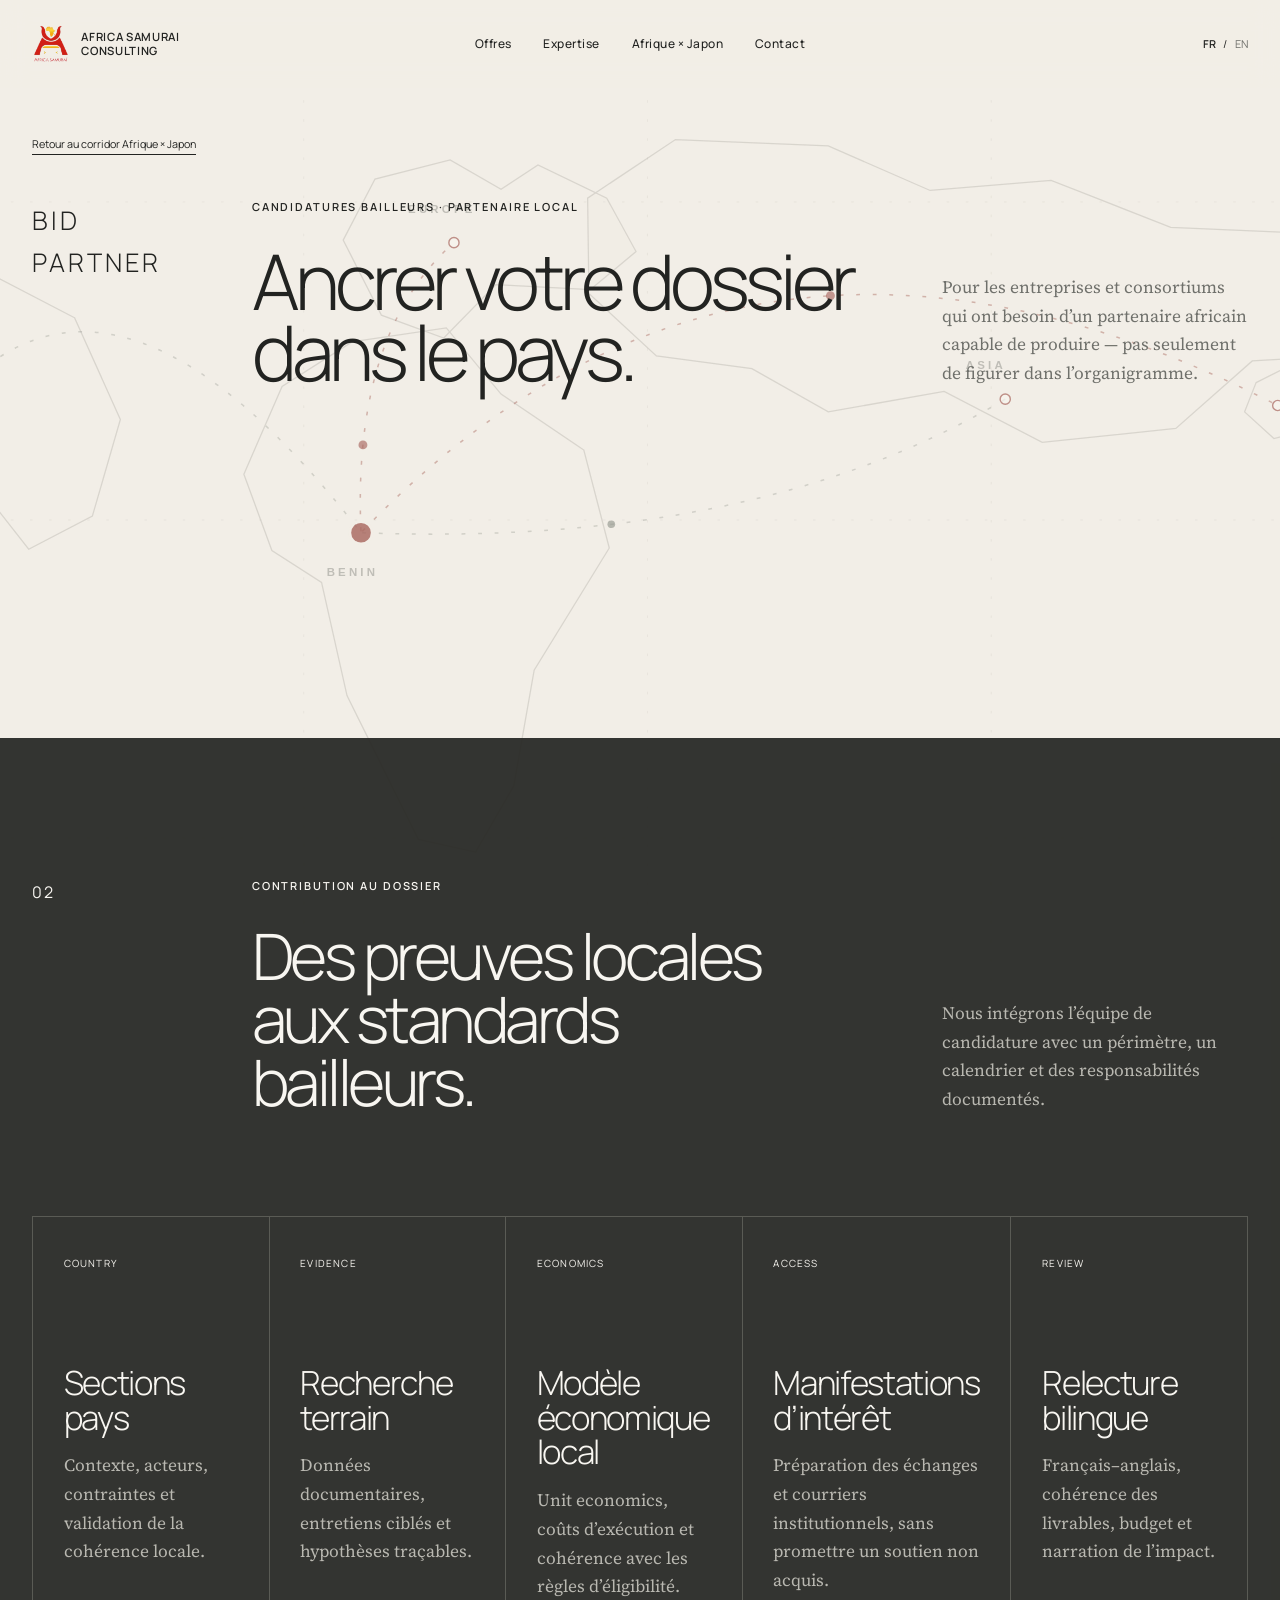
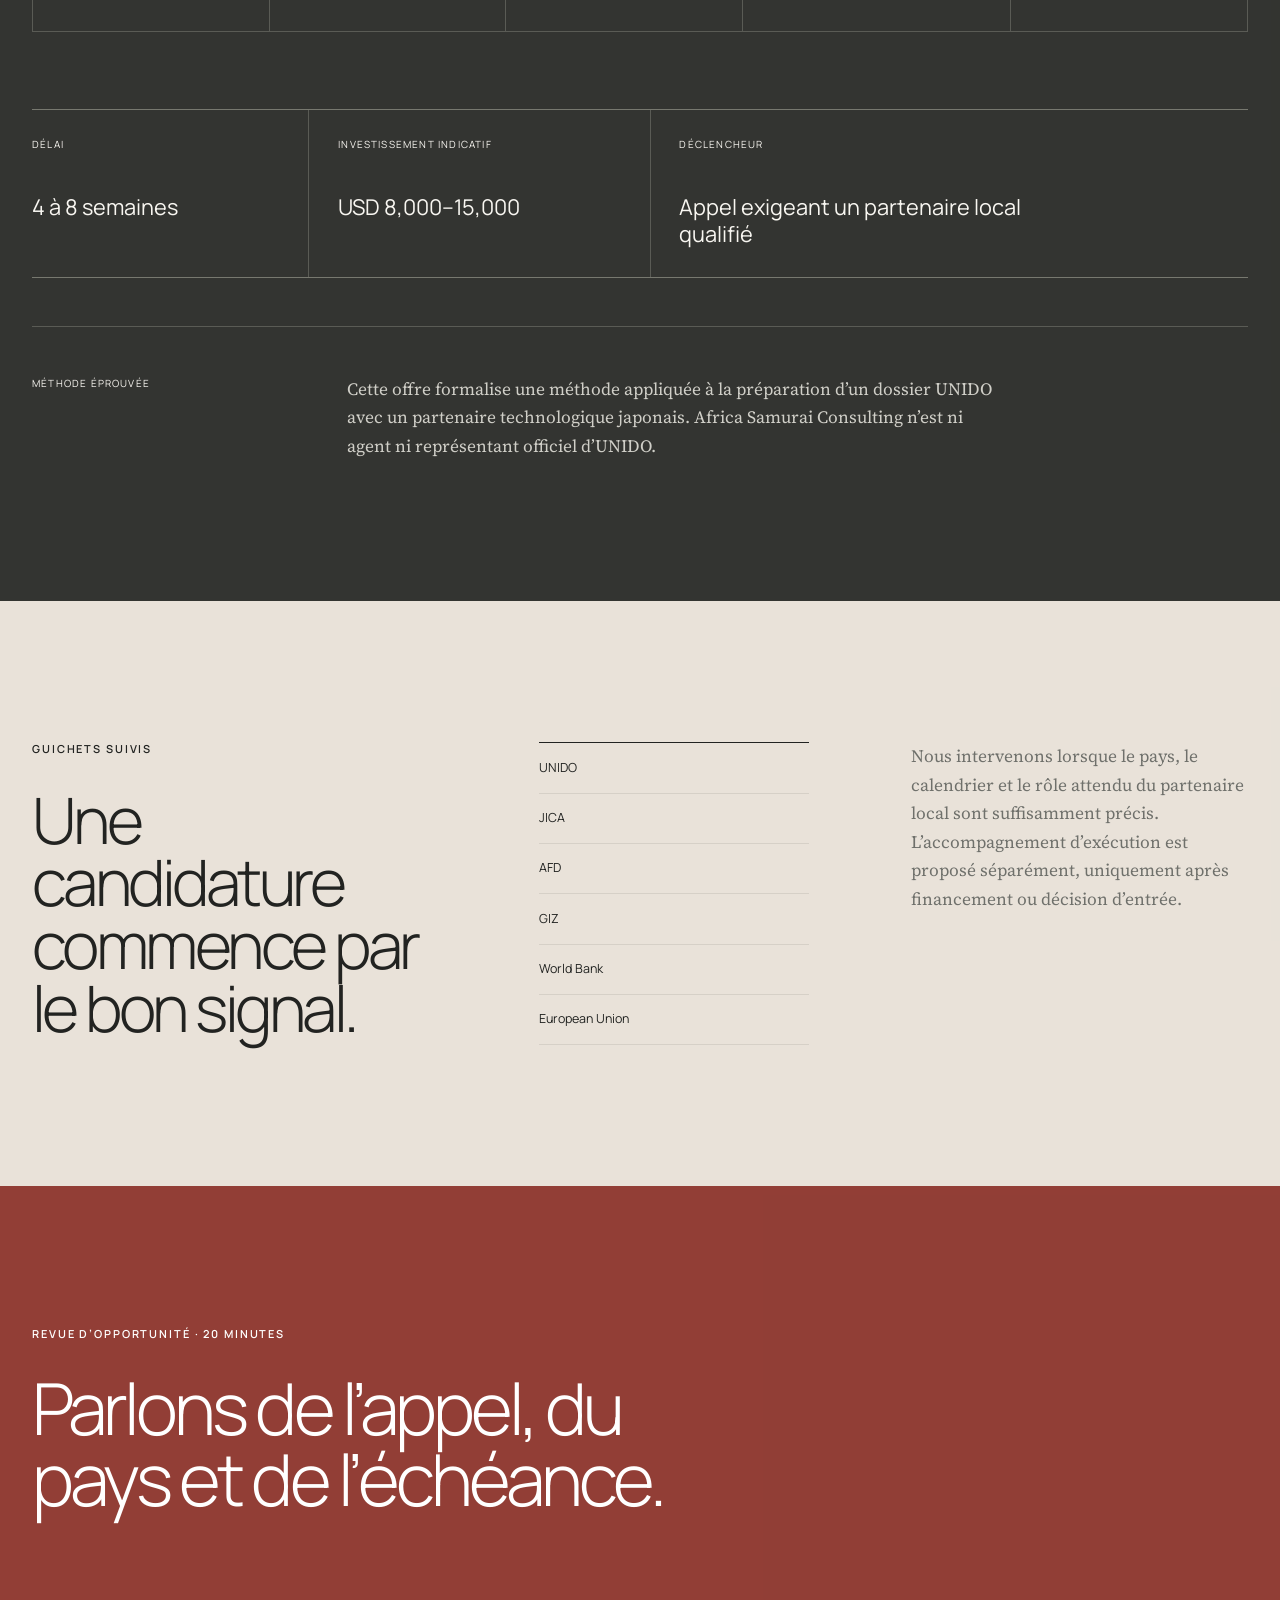
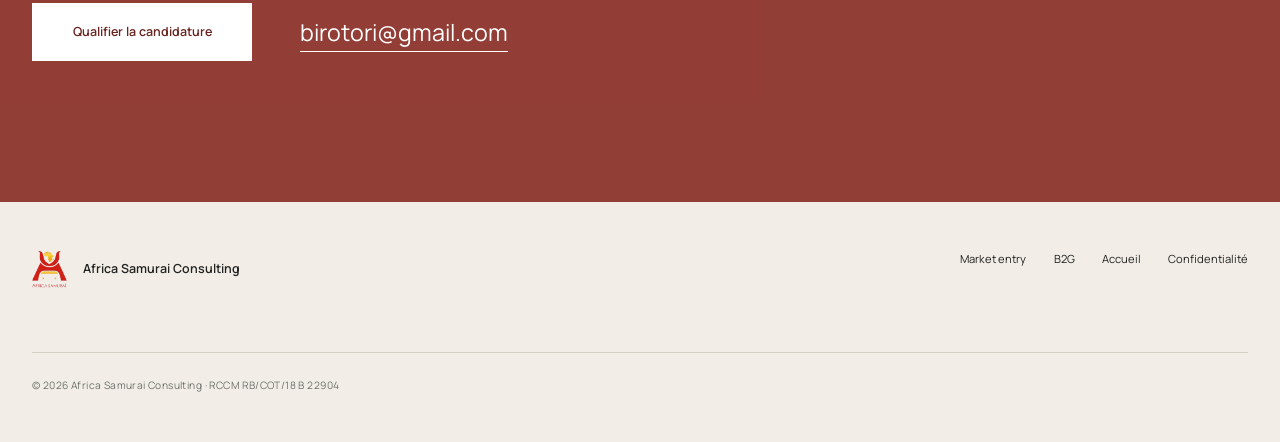
<file: bid-partner.html>
<!doctype html>
<html lang="fr">
<head>
  <meta charset="utf-8">
  <meta name="viewport" content="width=device-width, initial-scale=1">
  <meta name="description" content="Partenaire local pour candidatures bailleurs au Bénin et en Afrique de l’Ouest francophone.">
  <meta name="theme-color" content="#252623">
  <title>Partenaire local de candidature bailleur — Africa Samurai Consulting</title>
  <link rel="icon" href="./assets/favicon.ico">
  <link rel="preconnect" href="https://fonts.googleapis.com">
  <link rel="preconnect" href="https://fonts.gstatic.com" crossorigin>
  <link href="https://fonts.googleapis.com/css2?family=Manrope:wght@300;400;500;600&family=Source+Serif+4:opsz,wght@8..60,400;8..60,500&display=swap" rel="stylesheet">
  <link rel="stylesheet" href="./style.css">
</head>
<body>
  <a class="skip-link" href="#main">Aller au contenu</a>
  <header class="site-header" id="top">
    <a class="brand" href="./index.html" aria-label="Africa Samurai Consulting, accueil"><span class="brand-mark"><img src="./assets/africa-samurai-logo.png" alt=""></span><span class="brand-name">Africa Samurai<br>Consulting</span></a>
    <nav class="desktop-nav" aria-label="Navigation principale">
      <a href="./offres.html" data-copy-fr="Offres" data-copy-en="Offers">Offres</a><a href="./index.html#expertise" data-copy-fr="Expertise" data-copy-en="Expertise">Expertise</a><a href="./index.html#japan" data-copy-fr="Afrique × Japon" data-copy-en="Africa × Japan">Afrique × Japon</a><a href="#contact" data-copy-fr="Contact" data-copy-en="Contact">Contact</a>
    </nav>
    <div class="header-actions"><div class="language-switch" aria-label="Langue"><button type="button" class="language-button is-active" data-language="fr" aria-pressed="true">FR</button><span aria-hidden="true">/</span><button type="button" class="language-button" data-language="en" aria-pressed="false">EN</button></div><button class="menu-button" type="button" aria-expanded="false" aria-controls="mobile-nav"><span></span><span></span><span class="sr-only">Ouvrir le menu</span></button></div>
  </header>
  <nav class="mobile-nav" id="mobile-nav" aria-label="Navigation mobile" aria-hidden="true"><a href="./offres.html" data-copy-fr="Offres" data-copy-en="Offers">Offres</a><a href="./market-entry.html">Market entry</a><a href="./bid-partner.html" aria-current="page">Bid partner</a><a href="#contact" data-copy-fr="Contact" data-copy-en="Contact">Contact</a></nav>

  <main id="main">
    <section class="target-hero target-hero--service section-shell">
      <a class="target-back" href="./index.html#japan" data-copy-fr="Retour au corridor Afrique × Japon" data-copy-en="Back to the Africa × Japan corridor">Retour au corridor Afrique × Japon</a>
      <div class="target-hero-grid">
        <span class="target-code reveal">BID<br>PARTNER</span>
        <div class="reveal" data-delay="80">
          <p class="eyebrow" data-copy-fr="Candidatures bailleurs · Partenaire local" data-copy-en="Donor applications · Local partner">Candidatures bailleurs · Partenaire local</p>
          <h1 data-copy-fr="Ancrer votre dossier dans le pays." data-copy-en="Ground your bid in-country.">Ancrer votre dossier dans le pays.</h1>
        </div>
        <p class="target-summary reveal" data-delay="160" data-copy-fr="Pour les entreprises et consortiums qui ont besoin d’un partenaire africain capable de produire — pas seulement de figurer dans l’organigramme." data-copy-en="For companies and consortia that need an African partner able to deliver — not merely appear on an organisation chart.">Pour les entreprises et consortiums qui ont besoin d’un partenaire africain capable de produire — pas seulement de figurer dans l’organigramme.</p>
      </div>
    </section>

    <section class="offers-block offers-block--b2g">
      <div class="section-shell">
        <header class="offers-section-head reveal">
          <span class="offers-section-code">02</span>
          <div><p class="eyebrow" data-copy-fr="Contribution au dossier" data-copy-en="Bid contribution">Contribution au dossier</p><h2 data-copy-fr="Des preuves locales aux standards bailleurs." data-copy-en="Local evidence at donor standards.">Des preuves locales aux standards bailleurs.</h2></div>
          <p data-copy-fr="Nous intégrons l’équipe de candidature avec un périmètre, un calendrier et des responsabilités documentés." data-copy-en="We join the bid team with a documented scope, timeline and responsibilities.">Nous intégrons l’équipe de candidature avec un périmètre, un calendrier et des responsabilités documentés.</p>
        </header>

        <div class="bid-workstream">
          <article class="bid-step reveal"><span>Country</span><h3 data-copy-fr="Sections pays" data-copy-en="Country sections">Sections pays</h3><p data-copy-fr="Contexte, acteurs, contraintes et validation de la cohérence locale." data-copy-en="Context, stakeholders, constraints and validation of local coherence.">Contexte, acteurs, contraintes et validation de la cohérence locale.</p></article>
          <article class="bid-step reveal"><span>Evidence</span><h3 data-copy-fr="Recherche terrain" data-copy-en="Field research">Recherche terrain</h3><p data-copy-fr="Données documentaires, entretiens ciblés et hypothèses traçables." data-copy-en="Desk research, targeted interviews and traceable assumptions.">Données documentaires, entretiens ciblés et hypothèses traçables.</p></article>
          <article class="bid-step reveal"><span>Economics</span><h3 data-copy-fr="Modèle économique local" data-copy-en="Local economics">Modèle économique local</h3><p data-copy-fr="Unit economics, coûts d’exécution et cohérence avec les règles d’éligibilité." data-copy-en="Unit economics, delivery costs and alignment with eligibility rules.">Unit economics, coûts d’exécution et cohérence avec les règles d’éligibilité.</p></article>
          <article class="bid-step reveal"><span>Access</span><h3 data-copy-fr="Manifestations d’intérêt" data-copy-en="Letters of interest">Manifestations d’intérêt</h3><p data-copy-fr="Préparation des échanges et courriers institutionnels, sans promettre un soutien non acquis." data-copy-en="Preparation of institutional outreach and letters, without implying unconfirmed support.">Préparation des échanges et courriers institutionnels, sans promettre un soutien non acquis.</p></article>
          <article class="bid-step reveal"><span>Review</span><h3 data-copy-fr="Relecture bilingue" data-copy-en="Bilingual review">Relecture bilingue</h3><p data-copy-fr="Français–anglais, cohérence des livrables, budget et narration de l’impact." data-copy-en="French–English, deliverable consistency, budget and impact narrative.">Français–anglais, cohérence des livrables, budget et narration de l’impact.</p></article>
        </div>

        <div class="engagement-strip engagement-strip--dark reveal">
          <div><span data-copy-fr="Délai" data-copy-en="Timeline">Délai</span><strong data-copy-fr="4 à 8 semaines" data-copy-en="4–8 weeks">4 à 8 semaines</strong></div>
          <div><span data-copy-fr="Investissement indicatif" data-copy-en="Indicative investment">Investissement indicatif</span><strong>USD 8,000–15,000</strong></div>
          <div><span data-copy-fr="Déclencheur" data-copy-en="Trigger">Déclencheur</span><strong data-copy-fr="Appel exigeant un partenaire local qualifié" data-copy-en="Call requiring a qualified local partner">Appel exigeant un partenaire local qualifié</strong></div>
        </div>

        <aside class="evidence-note reveal">
          <span data-copy-fr="Méthode éprouvée" data-copy-en="Field-tested method">Méthode éprouvée</span>
          <p data-copy-fr="Cette offre formalise une méthode appliquée à la préparation d’un dossier UNIDO avec un partenaire technologique japonais. Africa Samurai Consulting n’est ni agent ni représentant officiel d’UNIDO." data-copy-en="This offer formalises a method applied while preparing a UNIDO application with a Japanese technology partner. Africa Samurai Consulting is not an agent or official representative of UNIDO.">Cette offre formalise une méthode appliquée à la préparation d’un dossier UNIDO avec un partenaire technologique japonais. Africa Samurai Consulting n’est ni agent ni représentant officiel d’UNIDO.</p>
        </aside>
      </div>
    </section>

    <section class="corridor-block">
      <div class="section-shell corridor-grid">
        <div class="reveal"><p class="eyebrow" data-copy-fr="Guichets suivis" data-copy-en="Funding windows monitored">Guichets suivis</p><h2 data-copy-fr="Une candidature commence par le bon signal." data-copy-en="A strong bid starts with the right signal.">Une candidature commence par le bon signal.</h2></div>
        <div class="corridor-sectors reveal" data-delay="100"><span>UNIDO</span><span>JICA</span><span>AFD</span><span>GIZ</span><span>World Bank</span><span>European Union</span></div>
        <p class="reveal" data-delay="180" data-copy-fr="Nous intervenons lorsque le pays, le calendrier et le rôle attendu du partenaire local sont suffisamment précis. L’accompagnement d’exécution est proposé séparément, uniquement après financement ou décision d’entrée." data-copy-en="We engage when the country, deadline and expected local role are sufficiently clear. Delivery support is scoped separately, only after funding or a market-entry decision.">Nous intervenons lorsque le pays, le calendrier et le rôle attendu du partenaire local sont suffisamment précis. L’accompagnement d’exécution est proposé séparément, uniquement après financement ou décision d’entrée.</p>
      </div>
    </section>

    <section class="contact" id="contact">
      <div class="contact-inner section-shell reveal"><p class="eyebrow" data-copy-fr="Revue d’opportunité · 20 minutes" data-copy-en="Opportunity review · 20 minutes">Revue d’opportunité · 20 minutes</p><h2 data-copy-fr="Parlons de l’appel, du pays et de l’échéance." data-copy-en="Let’s discuss the call, the country and the deadline.">Parlons de l’appel, du pays et de l’échéance.</h2><div class="contact-actions"><button class="contact-button calendly-trigger" type="button" data-copy-fr="Qualifier la candidature" data-copy-en="Qualify the bid">Qualifier la candidature</button><a class="contact-email" href="mailto:birotori@gmail.com?subject=Local%20Bid%20Partner">birotori@gmail.com</a></div></div>
    </section>
  </main>

  <footer class="site-footer section-shell"><div class="footer-brand"><img src="./assets/africa-samurai-logo.png" alt=""><p>Africa Samurai Consulting</p></div><div class="footer-links"><a href="./market-entry.html">Market entry</a><a href="./b2g.html">B2G</a><a href="./index.html" data-copy-fr="Accueil" data-copy-en="Home">Accueil</a><a href="./privacy-policy.html" data-copy-fr="Confidentialité" data-copy-en="Privacy">Confidentialité</a></div><p class="footer-legal">© <span id="year"></span> Africa Samurai Consulting · RCCM RB/COT/18 B 22904</p></footer>
  <dialog class="calendly-modal" id="calendly-modal"><button class="modal-close" type="button" aria-label="Fermer">Fermer</button><iframe title="Prendre rendez-vous avec Africa Samurai Consulting" src="https://calendly.com/baroka/connecting-meeting"></iframe></dialog>
  <script src="./script.js"></script>
</body>
</html>
</file>
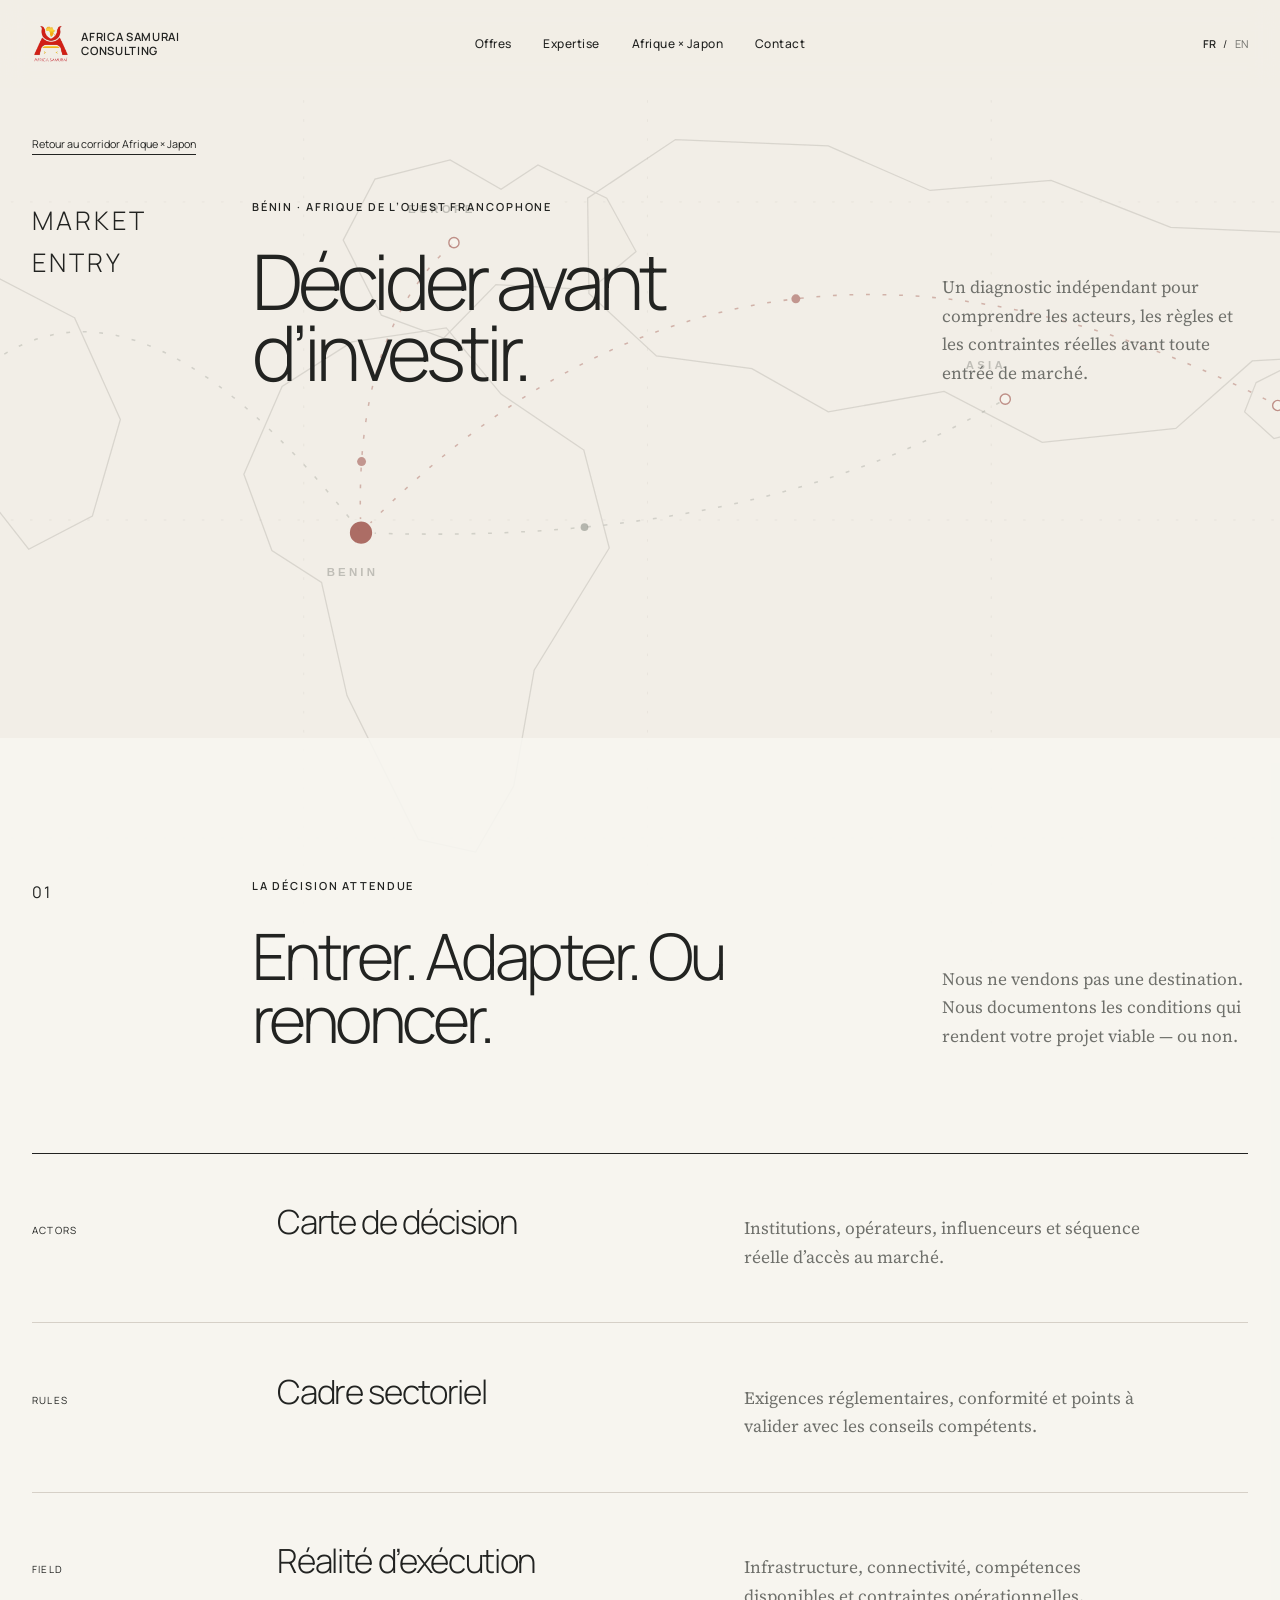
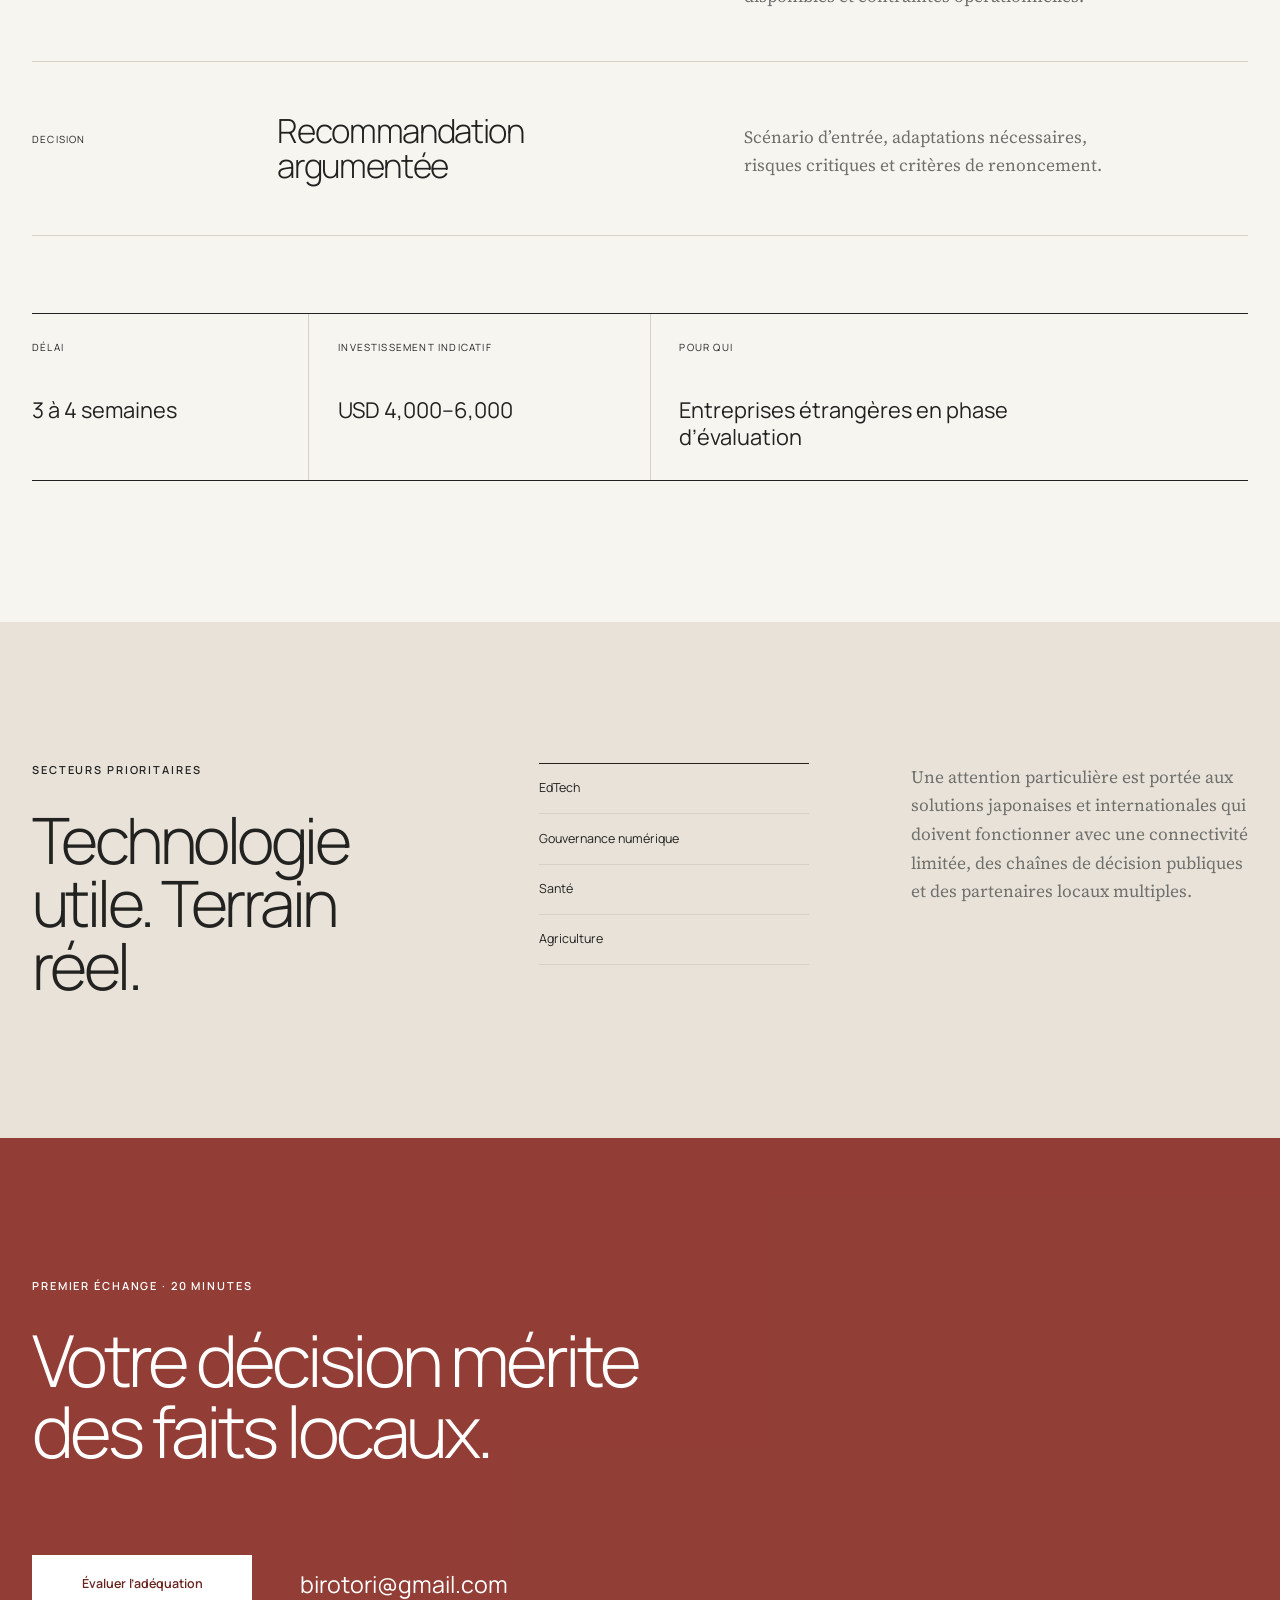
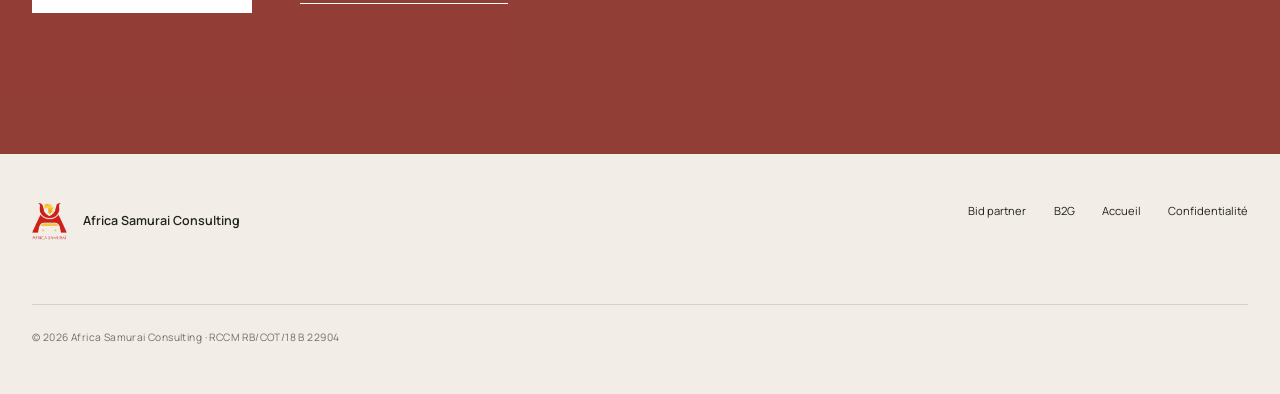
<file: market-entry.html>
<!doctype html>
<html lang="fr">
<head>
  <meta charset="utf-8">
  <meta name="viewport" content="width=device-width, initial-scale=1">
  <meta name="description" content="Diagnostic d’entrée de marché au Bénin et en Afrique de l’Ouest francophone pour entreprises étrangères.">
  <meta name="theme-color" content="#252623">
  <title>Diagnostic d’entrée de marché — Africa Samurai Consulting</title>
  <link rel="icon" href="./assets/favicon.ico">
  <link rel="preconnect" href="https://fonts.googleapis.com">
  <link rel="preconnect" href="https://fonts.gstatic.com" crossorigin>
  <link href="https://fonts.googleapis.com/css2?family=Manrope:wght@300;400;500;600&family=Source+Serif+4:opsz,wght@8..60,400;8..60,500&display=swap" rel="stylesheet">
  <link rel="stylesheet" href="./style.css">
</head>
<body>
  <a class="skip-link" href="#main">Aller au contenu</a>
  <header class="site-header" id="top">
    <a class="brand" href="./index.html" aria-label="Africa Samurai Consulting, accueil"><span class="brand-mark"><img src="./assets/africa-samurai-logo.png" alt=""></span><span class="brand-name">Africa Samurai<br>Consulting</span></a>
    <nav class="desktop-nav" aria-label="Navigation principale">
      <a href="./offres.html" data-copy-fr="Offres" data-copy-en="Offers">Offres</a><a href="./index.html#expertise" data-copy-fr="Expertise" data-copy-en="Expertise">Expertise</a><a href="./index.html#japan" data-copy-fr="Afrique × Japon" data-copy-en="Africa × Japan">Afrique × Japon</a><a href="#contact" data-copy-fr="Contact" data-copy-en="Contact">Contact</a>
    </nav>
    <div class="header-actions"><div class="language-switch" aria-label="Langue"><button type="button" class="language-button is-active" data-language="fr" aria-pressed="true">FR</button><span aria-hidden="true">/</span><button type="button" class="language-button" data-language="en" aria-pressed="false">EN</button></div><button class="menu-button" type="button" aria-expanded="false" aria-controls="mobile-nav"><span></span><span></span><span class="sr-only">Ouvrir le menu</span></button></div>
  </header>
  <nav class="mobile-nav" id="mobile-nav" aria-label="Navigation mobile" aria-hidden="true"><a href="./offres.html" data-copy-fr="Offres" data-copy-en="Offers">Offres</a><a href="./market-entry.html" aria-current="page">Market entry</a><a href="./bid-partner.html">Bid partner</a><a href="#contact" data-copy-fr="Contact" data-copy-en="Contact">Contact</a></nav>

  <main id="main">
    <section class="target-hero target-hero--service section-shell">
      <a class="target-back" href="./index.html#japan" data-copy-fr="Retour au corridor Afrique × Japon" data-copy-en="Back to the Africa × Japan corridor">Retour au corridor Afrique × Japon</a>
      <div class="target-hero-grid">
        <span class="target-code reveal">MARKET<br>ENTRY</span>
        <div class="reveal" data-delay="80">
          <p class="eyebrow" data-copy-fr="Bénin · Afrique de l’Ouest francophone" data-copy-en="Benin · Francophone West Africa">Bénin · Afrique de l’Ouest francophone</p>
          <h1 data-copy-fr="Décider avant d’investir." data-copy-en="Decide before you invest.">Décider avant d’investir.</h1>
        </div>
        <p class="target-summary reveal" data-delay="160" data-copy-fr="Un diagnostic indépendant pour comprendre les acteurs, les règles et les contraintes réelles avant toute entrée de marché." data-copy-en="An independent assessment of stakeholders, rules and field constraints before committing to market entry.">Un diagnostic indépendant pour comprendre les acteurs, les règles et les contraintes réelles avant toute entrée de marché.</p>
      </div>
    </section>

    <section class="offers-block offers-block--b2b2c">
      <div class="section-shell">
        <header class="offers-section-head reveal">
          <span class="offers-section-code">01</span>
          <div><p class="eyebrow" data-copy-fr="La décision attendue" data-copy-en="The decision you need">La décision attendue</p><h2 data-copy-fr="Entrer. Adapter. Ou renoncer." data-copy-en="Enter. Adapt. Or walk away.">Entrer. Adapter. Ou renoncer.</h2></div>
          <p data-copy-fr="Nous ne vendons pas une destination. Nous documentons les conditions qui rendent votre projet viable — ou non." data-copy-en="We do not sell a destination. We document the conditions that make your project viable — or not.">Nous ne vendons pas une destination. Nous documentons les conditions qui rendent votre projet viable — ou non.</p>
        </header>

        <div class="deliverable-rail">
          <article class="deliverable-row reveal"><span>Actors</span><h3 data-copy-fr="Carte de décision" data-copy-en="Decision map">Carte de décision</h3><p data-copy-fr="Institutions, opérateurs, influenceurs et séquence réelle d’accès au marché." data-copy-en="Institutions, operators, influencers and the actual route to market.">Institutions, opérateurs, influenceurs et séquence réelle d’accès au marché.</p></article>
          <article class="deliverable-row reveal"><span>Rules</span><h3 data-copy-fr="Cadre sectoriel" data-copy-en="Sector framework">Cadre sectoriel</h3><p data-copy-fr="Exigences réglementaires, conformité et points à valider avec les conseils compétents." data-copy-en="Regulatory requirements, compliance and issues to validate with qualified counsel.">Exigences réglementaires, conformité et points à valider avec les conseils compétents.</p></article>
          <article class="deliverable-row reveal"><span>Field</span><h3 data-copy-fr="Réalité d’exécution" data-copy-en="Delivery reality">Réalité d’exécution</h3><p data-copy-fr="Infrastructure, connectivité, compétences disponibles et contraintes opérationnelles." data-copy-en="Infrastructure, connectivity, available skills and operating constraints.">Infrastructure, connectivité, compétences disponibles et contraintes opérationnelles.</p></article>
          <article class="deliverable-row reveal"><span>Decision</span><h3 data-copy-fr="Recommandation argumentée" data-copy-en="Evidence-based recommendation">Recommandation argumentée</h3><p data-copy-fr="Scénario d’entrée, adaptations nécessaires, risques critiques et critères de renoncement." data-copy-en="Entry scenario, required adaptations, critical risks and walk-away criteria.">Scénario d’entrée, adaptations nécessaires, risques critiques et critères de renoncement.</p></article>
        </div>

        <div class="engagement-strip reveal">
          <div><span data-copy-fr="Délai" data-copy-en="Timeline">Délai</span><strong data-copy-fr="3 à 4 semaines" data-copy-en="3–4 weeks">3 à 4 semaines</strong></div>
          <div><span data-copy-fr="Investissement indicatif" data-copy-en="Indicative investment">Investissement indicatif</span><strong>USD 4,000–6,000</strong></div>
          <div><span data-copy-fr="Pour qui" data-copy-en="Best suited for">Pour qui</span><strong data-copy-fr="Entreprises étrangères en phase d’évaluation" data-copy-en="Foreign companies assessing the market">Entreprises étrangères en phase d’évaluation</strong></div>
        </div>
      </div>
    </section>

    <section class="corridor-block">
      <div class="section-shell corridor-grid">
        <div class="reveal"><p class="eyebrow" data-copy-fr="Secteurs prioritaires" data-copy-en="Priority sectors">Secteurs prioritaires</p><h2 data-copy-fr="Technologie utile. Terrain réel." data-copy-en="Useful technology. Real-world conditions.">Technologie utile. Terrain réel.</h2></div>
        <div class="corridor-sectors reveal" data-delay="100"><span>EdTech</span><span data-copy-fr="Gouvernance numérique" data-copy-en="Digital government">Gouvernance numérique</span><span data-copy-fr="Santé" data-copy-en="Health">Santé</span><span data-copy-fr="Agriculture" data-copy-en="Agriculture">Agriculture</span></div>
        <p class="reveal" data-delay="180" data-copy-fr="Une attention particulière est portée aux solutions japonaises et internationales qui doivent fonctionner avec une connectivité limitée, des chaînes de décision publiques et des partenaires locaux multiples." data-copy-en="We pay particular attention to Japanese and international solutions that must work with limited connectivity, public-sector decision chains and multiple local partners.">Une attention particulière est portée aux solutions japonaises et internationales qui doivent fonctionner avec une connectivité limitée, des chaînes de décision publiques et des partenaires locaux multiples.</p>
      </div>
    </section>

    <section class="contact" id="contact">
      <div class="contact-inner section-shell reveal"><p class="eyebrow" data-copy-fr="Premier échange · 20 minutes" data-copy-en="Initial conversation · 20 minutes">Premier échange · 20 minutes</p><h2 data-copy-fr="Votre décision mérite des faits locaux." data-copy-en="Your decision deserves local evidence.">Votre décision mérite des faits locaux.</h2><div class="contact-actions"><button class="contact-button calendly-trigger" type="button" data-copy-fr="Évaluer l’adéquation" data-copy-en="Assess the fit">Évaluer l’adéquation</button><a class="contact-email" href="mailto:birotori@gmail.com?subject=Market%20Entry%20Diagnostic">birotori@gmail.com</a></div></div>
    </section>
  </main>

  <footer class="site-footer section-shell"><div class="footer-brand"><img src="./assets/africa-samurai-logo.png" alt=""><p>Africa Samurai Consulting</p></div><div class="footer-links"><a href="./bid-partner.html">Bid partner</a><a href="./b2g.html">B2G</a><a href="./index.html" data-copy-fr="Accueil" data-copy-en="Home">Accueil</a><a href="./privacy-policy.html" data-copy-fr="Confidentialité" data-copy-en="Privacy">Confidentialité</a></div><p class="footer-legal">© <span id="year"></span> Africa Samurai Consulting · RCCM RB/COT/18 B 22904</p></footer>
  <dialog class="calendly-modal" id="calendly-modal"><button class="modal-close" type="button" aria-label="Fermer">Fermer</button><iframe title="Prendre rendez-vous avec Africa Samurai Consulting" src="https://calendly.com/baroka/connecting-meeting"></iframe></dialog>
  <script src="./script.js"></script>
</body>
</html>
</file>
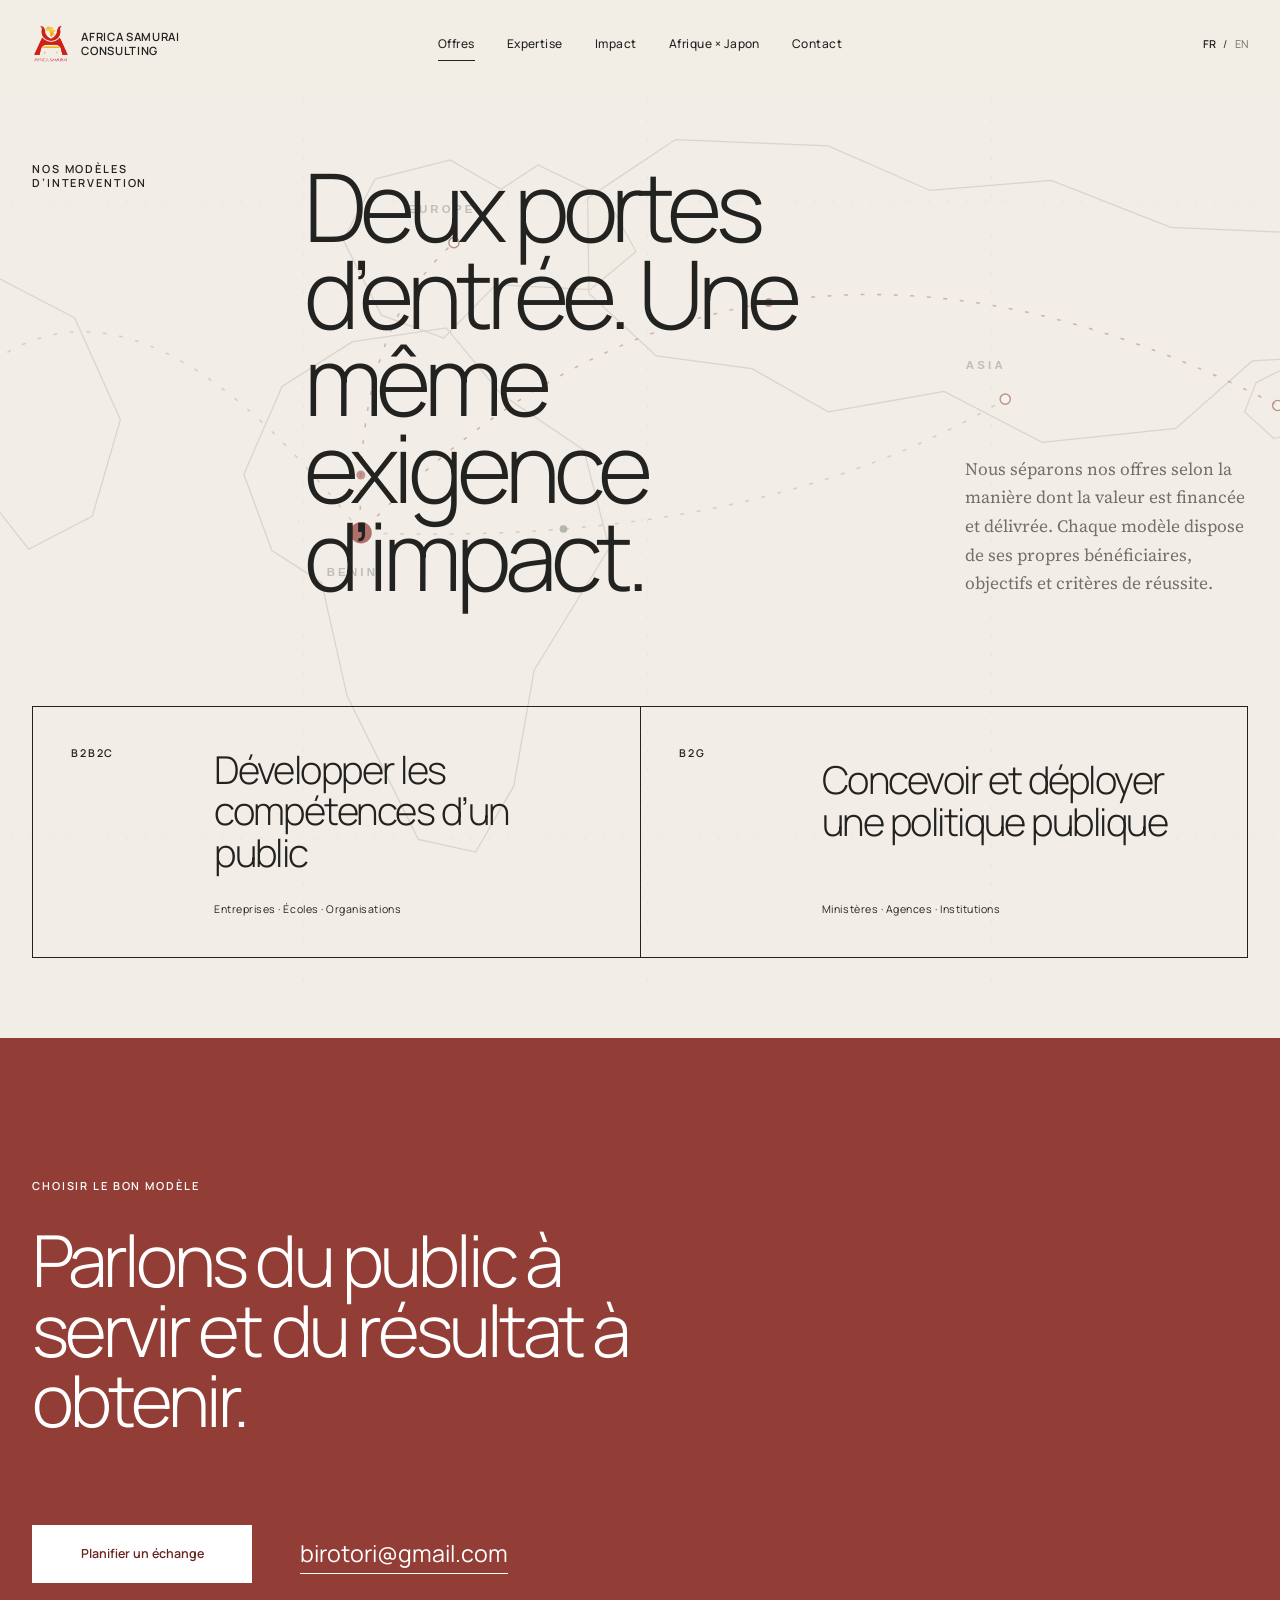
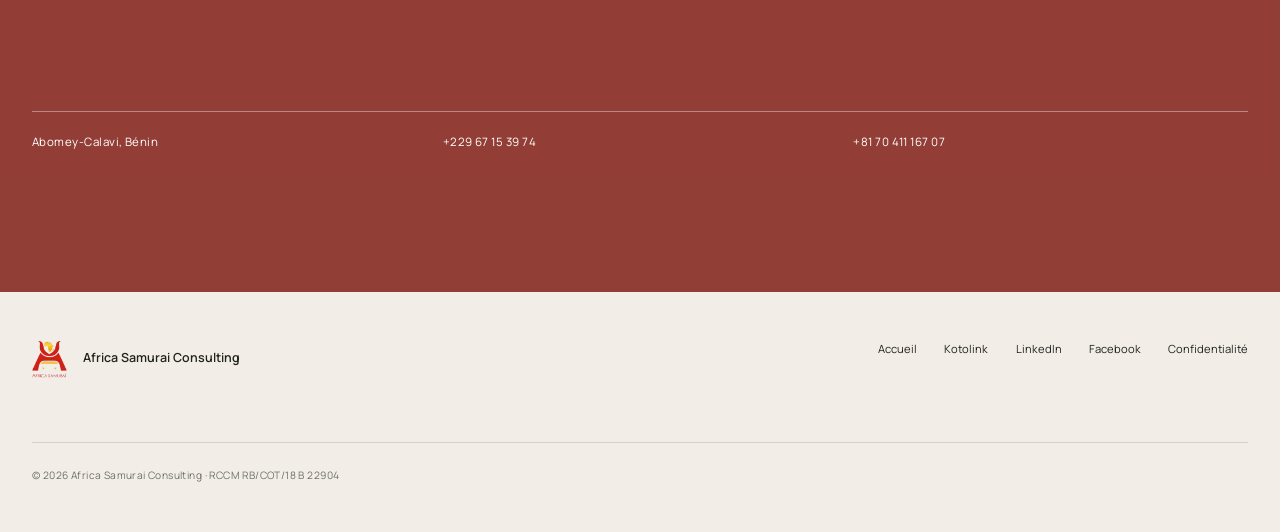
<file: offres.html>
<!doctype html>
<html lang="fr">
<head>
  <meta charset="utf-8">
  <meta name="viewport" content="width=device-width, initial-scale=1">
  <meta name="description" content="Les offres B2B2C et B2G d’Africa Samurai Consulting : formation IA, préparation PMP, programmes publics, EdTech et déploiement institutionnel.">
  <meta name="theme-color" content="#f2eee7">
  <title>Nos offres — Africa Samurai Consulting</title>
  <link rel="icon" href="./assets/favicon.ico">
  <link rel="preconnect" href="https://fonts.googleapis.com">
  <link rel="preconnect" href="https://fonts.gstatic.com" crossorigin>
  <link href="https://fonts.googleapis.com/css2?family=Manrope:wght@300;400;500;600&family=Source+Serif+4:opsz,wght@8..60,400;8..60,500&display=swap" rel="stylesheet">
  <link rel="stylesheet" href="./style.css">
</head>
<body class="offers-page">
  <a class="skip-link" href="#main">Aller au contenu</a>

  <header class="site-header" id="top">
    <a class="brand" href="./index.html" aria-label="Africa Samurai Consulting, accueil">
      <span class="brand-mark">
        <img src="./assets/africa-samurai-logo.png" alt="">
      </span>
      <span class="brand-name">Africa Samurai<br>Consulting</span>
    </a>

    <nav class="desktop-nav" aria-label="Navigation principale">
      <a href="./offres.html" aria-current="page" data-copy-fr="Offres" data-copy-en="Offers">Offres</a>
      <a href="./index.html#expertise" data-copy-fr="Expertise" data-copy-en="Expertise">Expertise</a>
      <a href="./index.html#impact" data-copy-fr="Impact" data-copy-en="Impact">Impact</a>
      <a href="./index.html#japan" data-copy-fr="Afrique × Japon" data-copy-en="Africa × Japan">Afrique × Japon</a>
      <a href="#contact" data-copy-fr="Contact" data-copy-en="Contact">Contact</a>
    </nav>

    <div class="header-actions">
      <div class="language-switch" aria-label="Langue">
        <button type="button" class="language-button is-active" data-language="fr" aria-pressed="true">FR</button>
        <span aria-hidden="true">/</span>
        <button type="button" class="language-button" data-language="en" aria-pressed="false">EN</button>
      </div>
      <button class="menu-button" type="button" aria-expanded="false" aria-controls="mobile-nav">
        <span></span><span></span>
        <span class="sr-only">Ouvrir le menu</span>
      </button>
    </div>
  </header>

  <nav class="mobile-nav" id="mobile-nav" aria-label="Navigation mobile" aria-hidden="true">
    <a href="./offres.html" aria-current="page" data-copy-fr="Offres" data-copy-en="Offers">Offres</a>
    <a href="./index.html#expertise" data-copy-fr="Expertise" data-copy-en="Expertise">Expertise</a>
    <a href="./index.html#impact" data-copy-fr="Impact" data-copy-en="Impact">Impact</a>
    <a href="./index.html#japan" data-copy-fr="Afrique × Japon" data-copy-en="Africa × Japan">Afrique × Japon</a>
    <a href="#contact" data-copy-fr="Contact" data-copy-en="Contact">Contact</a>
  </nav>

  <main id="main">
    <section class="offers-hero section-shell">
      <div class="world-network world-network--offers" aria-hidden="true">
        <svg viewBox="0 0 1200 700" role="presentation">
          <g class="network-grid">
            <path d="M70 170H1130M70 350H1130M70 530H1130"/>
            <path d="M250 70V630M520 70V630M790 70V630M1060 70V630"/>
          </g>
          <g class="network-land">
            <path d="M438 247l-44 28-24 56 18 48 31 20 16 71 45 91 36 8 24-42 13-73 47-77-16-62-52-35-34-42z"/>
            <path d="M432 183l20-39 47-12 32 18 23-15 43 21 18 34-29 24-59-3-33 34-39-14z"/>
            <path d="M586 157l56-37 97 4 64 28 76-6 76 30 74 3 62 41-15 37-69 4-48 43-85 9-62-33-73 13-48-27-60-8-43-39z"/>
            <path d="M1009 273l22-11 24 14-7 25-28 7-18-17z"/>
          </g>
          <g class="network-routes">
            <path class="network-route network-route--one" d="M444 365Q442 228 500 185"/>
            <path class="network-route network-route--two" d="M444 365Q694 105 1023 286"/>
            <path class="network-route network-route--three" d="M444 365Q686 360 825 277"/>
          </g>
          <g class="network-nodes">
            <circle class="network-origin" cx="444" cy="365" r="7"/>
            <circle cx="500" cy="185" r="4"/>
            <circle cx="825" cy="277" r="4"/>
            <circle cx="1023" cy="286" r="4"/>
          </g>
          <g class="network-labels">
            <text x="422" y="393">BENIN</text>
            <text x="466" y="166">EUROPE</text>
            <text x="799" y="259">ASIA</text>
            <text x="1036" y="291">JAPAN</text>
          </g>
          <circle class="network-traveller" r="3">
            <animateMotion dur="8s" repeatCount="indefinite" path="M444 365Q442 228 500 185"/>
          </circle>
          <circle class="network-traveller network-traveller--delay" r="3">
            <animateMotion dur="12s" begin="-4s" repeatCount="indefinite" path="M444 365Q694 105 1023 286"/>
          </circle>
        </svg>
      </div>
      <div class="offers-intro reveal">
        <p class="eyebrow" data-copy-fr="Nos modèles d’intervention" data-copy-en="Our delivery models">Nos modèles d’intervention</p>
        <h1 data-copy-fr="Deux portes d’entrée. Une même exigence d’impact." data-copy-en="Two ways in. One standard of impact.">Deux portes d’entrée. Une même exigence d’impact.</h1>
        <p data-copy-fr="Nous séparons nos offres selon la manière dont la valeur est financée et délivrée. Chaque modèle dispose de ses propres bénéficiaires, objectifs et critères de réussite." data-copy-en="We separate our offers according to how value is funded and delivered. Each model has its own beneficiaries, objectives and success criteria.">
          Nous séparons nos offres selon la manière dont la valeur est financée et délivrée. Chaque modèle dispose de ses propres bénéficiaires, objectifs et critères de réussite.
        </p>
      </div>

      <div class="model-selector reveal" data-delay="120">
        <a class="model-choice model-choice--b2b2c" href="./b2b2c.html">
          <span>B2B2C</span>
          <strong data-copy-fr="Développer les compétences d’un public" data-copy-en="Build the capabilities of an audience">Développer les compétences d’un public</strong>
          <small data-copy-fr="Entreprises · Écoles · Organisations" data-copy-en="Companies · Schools · Organisations">Entreprises · Écoles · Organisations</small>
        </a>
        <a class="model-choice model-choice--b2g" href="./b2g.html">
          <span>B2G</span>
          <strong data-copy-fr="Concevoir et déployer une politique publique" data-copy-en="Design and deliver a public programme">Concevoir et déployer une politique publique</strong>
          <small data-copy-fr="Ministères · Agences · Institutions" data-copy-en="Ministries · Agencies · Institutions">Ministères · Agences · Institutions</small>
        </a>
      </div>
    </section>


    <section class="contact" id="contact">
      <div class="contact-inner section-shell reveal">
        <p class="eyebrow" data-copy-fr="Choisir le bon modèle" data-copy-en="Choose the right model">Choisir le bon modèle</p>
        <h2 data-copy-fr="Parlons du public à servir et du résultat à obtenir." data-copy-en="Let’s discuss who you need to serve and what must change.">Parlons du public à servir et du résultat à obtenir.</h2>
        <div class="contact-actions">
          <button class="contact-button calendly-trigger" type="button" data-copy-fr="Planifier un échange" data-copy-en="Schedule a conversation">Planifier un échange</button>
          <a class="contact-email" href="mailto:birotori@gmail.com">birotori@gmail.com</a>
        </div>
        <div class="contact-meta">
          <span>Abomey-Calavi, Bénin</span>
          <span>+229 67 15 39 74</span>
          <span>+81 70 411 167 07</span>
        </div>
      </div>
    </section>
  </main>

  <footer class="site-footer section-shell">
    <div class="footer-brand">
      <img src="./assets/africa-samurai-logo.png" alt="">
      <p>Africa Samurai Consulting</p>
    </div>
    <div class="footer-links">
      <a href="./index.html" data-copy-fr="Accueil" data-copy-en="Home">Accueil</a>
      <a href="https://kotolink.org/" target="_blank" rel="noopener">Kotolink</a>
      <a href="https://www.linkedin.com/company/africa-samurai-consulting" target="_blank" rel="noopener">LinkedIn</a>
      <a href="https://www.facebook.com/AfricaSamurai" target="_blank" rel="noopener">Facebook</a>
      <a href="./privacy-policy.html" data-copy-fr="Confidentialité" data-copy-en="Privacy">Confidentialité</a>
    </div>
    <p class="footer-legal">© <span id="year"></span> Africa Samurai Consulting · RCCM RB/COT/18 B 22904</p>
  </footer>

  <dialog class="calendly-modal" id="calendly-modal">
    <button class="modal-close" type="button" aria-label="Fermer">Fermer</button>
    <iframe title="Prendre rendez-vous avec Africa Samurai Consulting" src="https://calendly.com/baroka/connecting-meeting"></iframe>
  </dialog>

  <script src="./script.js"></script>
</body>
</html>
</file>
<file: style.css>
:root {
  --paper: #f2eee7;
  --paper-light: #f8f6f1;
  --ink: #222321;
  --muted: #6f706b;
  --line: #d6d0c7;
  --brick: #8c332b;
  --brick-dark: #69241f;
  --clay: #c79c76;
  --sage: #939b8d;
  --white: #fff;
  --sans: "Manrope", "Helvetica Neue", Arial, sans-serif;
  --serif: "Source Serif 4", Georgia, serif;
  --shell: min(1320px, calc(100vw - 64px));
  --section-space: clamp(6rem, 11vw, 11rem);
  --ease: cubic-bezier(.22, 1, .36, 1);
}

*,
*::before,
*::after {
  box-sizing: border-box;
}

html {
  scroll-behavior: smooth;
  background: var(--paper);
}

body {
  position: relative;
  --network-x: 0px;
  --network-y: 0px;
  margin: 0;
  color: var(--ink);
  background: var(--paper);
  font-family: var(--serif);
  font-size: clamp(1rem, .97rem + .14vw, 1.1rem);
  line-height: 1.65;
  overflow-x: hidden;
  -webkit-font-smoothing: antialiased;
}

body::before {
  content: "";
  position: fixed;
  z-index: 0;
  inset: -10vh -6vw;
  background-image: url("./assets/world-connections.svg");
  background-position: center;
  background-repeat: no-repeat;
  background-size: min(1650px, 132vw) auto;
  opacity: .72;
  pointer-events: none;
  transform: translate3d(var(--network-x), var(--network-y), 0) scale(1.08);
  transform-origin: center;
  will-change: transform;
}

body > header,
body > nav,
body > main,
body > footer,
body > dialog {
  position: relative;
  z-index: 1;
}

body.menu-open {
  overflow: hidden;
}

img {
  display: block;
  max-width: 100%;
}

a,
button {
  color: inherit;
}

button {
  font: inherit;
}

a:focus-visible,
button:focus-visible {
  outline: 2px solid var(--brick);
  outline-offset: 5px;
}

.sr-only {
  position: absolute;
  width: 1px;
  height: 1px;
  padding: 0;
  margin: -1px;
  overflow: hidden;
  clip: rect(0, 0, 0, 0);
  white-space: nowrap;
  border: 0;
}

.skip-link {
  position: fixed;
  top: 12px;
  left: 12px;
  z-index: 1000;
  padding: .7rem 1rem;
  background: var(--ink);
  color: var(--white);
  transform: translateY(-150%);
}

.skip-link:focus {
  transform: translateY(0);
}

.section-shell {
  width: var(--shell);
  margin-inline: auto;
}

.site-header {
  position: fixed;
  inset: 0 0 auto;
  z-index: 100;
  display: grid;
  grid-template-columns: 1fr auto 1fr;
  align-items: center;
  min-height: 88px;
  padding: 12px max(32px, calc((100vw - 1320px) / 2));
  border-bottom: 1px solid transparent;
  background: rgba(242, 238, 231, .92);
  backdrop-filter: blur(14px);
  transition: min-height .35s ease, border-color .35s ease, background-color .35s ease;
}

.site-header.is-scrolled {
  min-height: 70px;
  border-color: var(--line);
  background: rgba(248, 246, 241, .96);
}

.brand {
  display: inline-flex;
  align-items: center;
  gap: .7rem;
  width: max-content;
  color: var(--ink);
  text-decoration: none;
}

.brand-mark {
  display: grid;
  place-items: center;
  width: 38px;
  height: 38px;
  overflow: hidden;
}

.brand-mark img {
  width: 34px;
  height: 37px;
  object-fit: cover;
  object-position: top;
}

.brand-name {
  font-family: var(--sans);
  font-size: .71rem;
  font-weight: 600;
  line-height: 1.15;
  letter-spacing: .06em;
  text-transform: uppercase;
}

.desktop-nav {
  display: flex;
  align-items: center;
  gap: clamp(1.25rem, 2.5vw, 2.75rem);
  font-family: var(--sans);
  font-size: .75rem;
  font-weight: 500;
  letter-spacing: .04em;
}

.desktop-nav a {
  position: relative;
  text-decoration: none;
}

.desktop-nav a::after {
  content: "";
  position: absolute;
  right: 0;
  bottom: -.45rem;
  left: 0;
  height: 1px;
  background: currentColor;
  transform: scaleX(0);
  transform-origin: right;
  transition: transform .4s var(--ease);
}

.desktop-nav a:hover::after {
  transform: scaleX(1);
  transform-origin: left;
}

.desktop-nav a[aria-current="page"]::after {
  transform: scaleX(1);
}

.header-actions {
  display: flex;
  align-items: center;
  justify-content: flex-end;
  gap: 1.5rem;
}

.language-switch {
  display: flex;
  align-items: center;
  gap: .45rem;
  font-family: var(--sans);
  font-size: .68rem;
  letter-spacing: .08em;
}

.language-button {
  padding: .25rem 0;
  border: 0;
  background: transparent;
  color: var(--muted);
  cursor: pointer;
}

.language-button.is-active {
  color: var(--ink);
  font-weight: 600;
}

.menu-button {
  display: none;
  width: 38px;
  height: 38px;
  padding: 10px 6px;
  border: 0;
  background: transparent;
  cursor: pointer;
}

.menu-button span:not(.sr-only) {
  display: block;
  height: 1px;
  margin: 5px 0;
  background: var(--ink);
  transition: transform .3s ease;
}

.menu-button[aria-expanded="true"] span:first-child {
  transform: translateY(3px) rotate(45deg);
}

.menu-button[aria-expanded="true"] span:nth-child(2) {
  transform: translateY(-3px) rotate(-45deg);
}

.mobile-nav {
  position: fixed;
  inset: 0;
  z-index: 90;
  display: none;
  align-content: center;
  gap: .6rem;
  padding: 110px 28px 40px;
  background: var(--paper-light);
  transform: translateY(-100%);
  transition: transform .6s var(--ease);
}

.mobile-nav.is-open {
  transform: translateY(0);
}

.mobile-nav a {
  padding: .65rem 0;
  border-bottom: 1px solid var(--line);
  font-family: var(--sans);
  font-size: clamp(2rem, 8vw, 3.3rem);
  font-weight: 300;
  line-height: 1.1;
  text-decoration: none;
}

.hero {
  position: relative;
  min-height: 100svh;
  padding: clamp(8.5rem, 14vh, 11rem) max(32px, calc((100vw - 1320px) / 2)) 0;
  background: rgba(242, 238, 231, .72);
  overflow: hidden;
}

.hero > :not(.world-network),
.offers-hero > :not(.world-network) {
  position: relative;
  z-index: 2;
}

.world-network {
  display: none;
  position: absolute;
  z-index: 0;
  top: 4.5rem;
  left: 50%;
  width: min(1120px, 82vw);
  opacity: .42;
  transform: translateX(-50%);
  pointer-events: none;
}

.world-network svg {
  display: block;
  width: 100%;
  height: auto;
  overflow: visible;
}

.network-grid {
  fill: none;
  stroke: #cfc6ba;
  stroke-width: .65;
  stroke-dasharray: 2 9;
}

.network-land {
  fill: rgba(199, 156, 118, .035);
  stroke: #aaa398;
  stroke-width: .8;
  vector-effect: non-scaling-stroke;
}

.network-route {
  fill: none;
  stroke: var(--brick);
  stroke-width: 1.15;
  stroke-dasharray: 3 8;
  vector-effect: non-scaling-stroke;
  animation: networkFlow 22s linear infinite;
}

.network-route--two {
  animation-duration: 28s;
  animation-direction: reverse;
}

.network-route--three {
  stroke: #7e8279;
  animation-duration: 25s;
}

.network-nodes circle {
  fill: var(--paper-light);
  stroke: var(--brick);
  stroke-width: 1;
  vector-effect: non-scaling-stroke;
}

.network-nodes .network-origin {
  fill: var(--brick);
  stroke: var(--paper);
  animation: networkPulse 3.6s ease-in-out infinite;
  transform-box: fill-box;
  transform-origin: center;
}

.network-labels {
  fill: #6f706b;
  font-family: var(--sans);
  font-size: 9px;
  font-weight: 600;
  letter-spacing: 2px;
}

.network-traveller {
  fill: var(--brick);
  filter: drop-shadow(0 0 3px rgba(140, 51, 43, .28));
}

.network-traveller--delay {
  fill: #777d73;
}

@keyframes networkFlow {
  to {
    stroke-dashoffset: -220;
  }
}

@keyframes networkPulse {
  0%,
  100% {
    opacity: .45;
    transform: scale(.85);
  }

  50% {
    opacity: 1;
    transform: scale(1.28);
  }
}

.hero-grid {
  display: grid;
  grid-template-columns: minmax(0, 7fr) minmax(340px, 5fr);
  gap: clamp(3rem, 8vw, 8rem);
  align-items: center;
  min-height: calc(100svh - 205px);
}

.eyebrow {
  margin: 0 0 2rem;
  font-family: var(--sans);
  font-size: .69rem;
  font-weight: 600;
  line-height: 1.3;
  letter-spacing: .17em;
  text-transform: uppercase;
}

.hero h1 {
  max-width: 900px;
  margin: 0;
  font-family: var(--sans);
  font-size: clamp(3.75rem, 7.3vw, 8rem);
  font-weight: 300;
  letter-spacing: -.065em;
  line-height: .92;
}

.hero h1 span,
.hero h1 em {
  display: block;
}

.hero h1 em {
  margin-left: .55em;
  color: var(--brick);
  font-family: var(--serif);
  font-weight: 400;
  letter-spacing: -.055em;
}

.hero-intro {
  max-width: 610px;
  margin: clamp(2rem, 5vw, 4rem) 0 0 clamp(1rem, 7vw, 8rem);
  color: #4f504c;
  font-size: clamp(1.12rem, 1rem + .5vw, 1.45rem);
  line-height: 1.55;
}

.hero-actions {
  display: flex;
  flex-wrap: wrap;
  gap: 1.1rem 2.2rem;
  margin: 2rem 0 0 clamp(1rem, 7vw, 8rem);
}

.text-link {
  position: relative;
  padding: .3rem 0 .5rem;
  border: 0;
  border-bottom: 1px solid currentColor;
  background: transparent;
  font-family: var(--sans);
  font-size: .77rem;
  font-weight: 500;
  letter-spacing: .035em;
  text-decoration: none;
  cursor: pointer;
  transition: color .25s ease;
}

.text-link:hover {
  color: var(--brick);
}

.text-link--strong {
  color: var(--brick);
}

.hero-visual {
  position: relative;
  align-self: stretch;
  min-height: 520px;
  padding: 4vh 0 3rem;
}

.hero-photo {
  position: absolute;
  inset: 4vh 0 4.5rem;
  overflow: hidden;
  background: var(--clay);
}

.hero-photo::after {
  content: "";
  position: absolute;
  inset: 0;
  background: rgba(67, 45, 31, .12);
  mix-blend-mode: multiply;
  pointer-events: none;
}

.hero-photo img {
  width: 100%;
  height: 115%;
  object-fit: cover;
  object-position: 52% center;
  filter: saturate(.7) contrast(.95) sepia(.08);
  transform: translateY(-6%);
  will-change: transform;
}

.hero-caption {
  position: absolute;
  right: 0;
  bottom: 0;
  left: 12%;
  display: grid;
  grid-template-columns: auto 1fr;
  gap: 1.2rem;
  align-items: start;
  padding: 1.15rem 1.35rem;
  background: var(--paper-light);
  font-family: var(--sans);
}

.hero-caption span {
  color: var(--brick);
  font-size: .65rem;
  letter-spacing: .12em;
}

.hero-caption p {
  max-width: 29ch;
  margin: 0;
  font-size: .76rem;
  line-height: 1.5;
}

.hero-stamp {
  position: absolute;
  top: 1.2rem;
  right: -1.4rem;
  z-index: 2;
  padding: .65rem .8rem;
  border: 1px solid var(--ink);
  background: var(--paper);
  font-family: var(--sans);
  font-size: .58rem;
  letter-spacing: .18em;
  transform: rotate(90deg);
  transform-origin: bottom right;
}

.hero-index {
  display: grid;
  grid-template-columns: repeat(4, 1fr);
  margin-top: clamp(2rem, 5vh, 4rem);
  border-top: 1px solid var(--line);
  font-family: var(--sans);
  font-size: .65rem;
  letter-spacing: .07em;
  text-transform: uppercase;
}

.hero-index span {
  min-height: 62px;
  padding: 1rem 1rem 1rem 0;
  border-right: 1px solid var(--line);
}

.hero-index span:not(:first-child) {
  padding-left: 1rem;
}

.hero-index span:last-child {
  border-right: 0;
}

.statement {
  display: grid;
  grid-template-columns: 1fr 6fr 3fr;
  gap: clamp(2rem, 5vw, 5rem);
  padding-block: var(--section-space);
  border-bottom: 1px solid var(--line);
}

.section-number {
  padding-top: .2rem;
  font-family: var(--sans);
  font-size: .67rem;
  letter-spacing: .15em;
}

.statement h2,
.section-heading h2,
.japan-heading h2,
.impact h2,
.contact h2 {
  margin: 0;
  font-family: var(--sans);
  font-size: clamp(2.8rem, 5.6vw, 6.2rem);
  font-weight: 300;
  letter-spacing: -.055em;
  line-height: .98;
}

.statement-detail {
  align-self: end;
  max-width: 42ch;
}

.statement-detail p {
  margin: 0;
}

.statement-detail .serif-note {
  margin-top: 2rem;
  padding-left: 1.4rem;
  border-left: 2px solid var(--brick);
  color: var(--brick-dark);
  font-size: 1.15rem;
  font-style: italic;
}

.expertise {
  padding-block: var(--section-space);
}

.section-heading {
  display: grid;
  grid-template-columns: 1.6fr .65fr;
  gap: clamp(2rem, 8vw, 9rem);
  align-items: end;
  margin-bottom: clamp(4rem, 8vw, 7rem);
}

.section-heading > p {
  max-width: 42ch;
  margin: 0;
  color: var(--muted);
}

.service-list {
  border-top: 1px solid var(--ink);
}

.service-row {
  display: grid;
  grid-template-columns: .55fr 1.25fr 1.4fr;
  gap: clamp(1.5rem, 4vw, 4.5rem);
  align-items: start;
  padding: clamp(2rem, 4vw, 3.7rem) 0;
  border-bottom: 1px solid var(--line);
  transition: color .35s ease, padding .45s var(--ease);
}

.service-row:hover {
  padding-left: 1rem;
  color: var(--brick-dark);
}

.service-index {
  font-family: var(--sans);
  font-size: .68rem;
  letter-spacing: .14em;
}

.service-row h3 {
  margin: 0;
  font-family: var(--sans);
  font-size: clamp(1.55rem, 2.5vw, 2.6rem);
  font-weight: 300;
  letter-spacing: -.035em;
  line-height: 1.1;
}

.service-row p {
  max-width: 52ch;
  margin: 0;
  color: var(--muted);
}

.impact {
  background: rgba(37, 38, 35, .93);
  color: var(--paper-light);
}

.impact-inner {
  display: grid;
  grid-template-columns: .9fr 1.2fr;
  gap: clamp(4rem, 9vw, 10rem);
  padding-block: var(--section-space);
}

.impact-lead {
  position: sticky;
  top: 120px;
  align-self: start;
}

.impact-lead h2 {
  font-size: clamp(2.8rem, 5vw, 5.4rem);
}

.text-link--light {
  display: inline-block;
  margin-top: 3rem;
  color: var(--paper-light);
}

.impact-grid {
  display: grid;
  grid-template-columns: 1fr 1fr;
  border-top: 1px solid #50514c;
}

.metric {
  min-height: 260px;
  padding: clamp(1.7rem, 3vw, 3rem);
  border-right: 1px solid #50514c;
  border-bottom: 1px solid #50514c;
}

.metric:nth-child(even) {
  border-right: 0;
}

.metric strong,
.metric > span {
  font-family: var(--sans);
  font-size: clamp(3.8rem, 6vw, 6.8rem);
  font-weight: 300;
  letter-spacing: -.06em;
  line-height: 1;
}

.metric > span {
  color: var(--clay);
}

.metric p {
  max-width: 24ch;
  margin: 2.5rem 0 0;
  color: #c7c5be;
}

.metric--year strong {
  color: var(--clay);
}

.japan {
  padding-block: var(--section-space);
}

.japan-heading {
  display: grid;
  grid-template-columns: .65fr 2fr;
  gap: clamp(3rem, 8vw, 10rem);
}

.japan-heading h2 {
  max-width: 16ch;
}

.bridge {
  display: grid;
  grid-template-columns: 1fr .7fr 1fr .7fr 1fr;
  align-items: center;
  margin: clamp(5rem, 10vw, 9rem) 0;
}

.bridge-node {
  min-height: 150px;
  padding: 1.6rem;
  border: 1px solid var(--ink);
}

.bridge-node span {
  display: block;
  margin-bottom: 2.5rem;
  font-family: var(--sans);
  font-size: .62rem;
  letter-spacing: .14em;
  text-transform: uppercase;
}

.bridge-node strong {
  display: block;
  font-family: var(--sans);
  font-size: clamp(1rem, 1.4vw, 1.3rem);
  font-weight: 400;
  line-height: 1.35;
}

.bridge-node--center {
  border-color: var(--brick);
  background: var(--brick);
  color: var(--white);
}

.bridge-line {
  position: relative;
  height: 1px;
  background: var(--ink);
}

.bridge-line i {
  position: absolute;
  top: -3px;
  right: 0;
  width: 7px;
  height: 7px;
  border-radius: 50%;
  background: var(--brick);
}

.case-study {
  display: grid;
  grid-template-columns: .55fr 1.35fr 1fr;
  gap: clamp(2rem, 6vw, 7rem);
  padding: clamp(2.2rem, 5vw, 4.5rem) 0;
  border-top: 1px solid var(--ink);
  border-bottom: 1px solid var(--ink);
}

.case-index {
  font-family: var(--sans);
  font-size: .67rem;
  letter-spacing: .15em;
}

.case-copy h3 {
  margin: 0 0 1.5rem;
  font-family: var(--sans);
  font-size: clamp(1.8rem, 3vw, 3.1rem);
  font-weight: 300;
  letter-spacing: -.04em;
  line-height: 1.05;
}

.case-copy p {
  max-width: 53ch;
  margin: 0;
}

.case-points {
  margin: 0;
  padding: 0;
  list-style: none;
}

.case-points li {
  padding: 1rem 0;
  border-bottom: 1px solid var(--line);
}

.case-points li:first-child {
  padding-top: 0;
}

.partners {
  padding-block: var(--section-space);
}

.section-heading--compact {
  grid-template-columns: 1fr;
  margin-bottom: 4rem;
}

.logo-grid {
  display: grid;
  grid-template-columns: repeat(6, 1fr);
  border-top: 1px solid var(--line);
  border-left: 1px solid var(--line);
}

.logo-grid figure {
  display: grid;
  place-items: center;
  min-height: 150px;
  margin: 0;
  padding: 2rem;
  border-right: 1px solid var(--line);
  border-bottom: 1px solid var(--line);
  background: var(--paper-light);
}

.logo-grid img {
  max-width: 110px;
  max-height: 52px;
  filter: grayscale(1);
  opacity: .68;
  transition: filter .3s ease, opacity .3s ease, transform .4s var(--ease);
}

.logo-grid figure:hover img {
  filter: grayscale(0);
  opacity: 1;
  transform: scale(1.04);
}

.founder {
  display: grid;
  grid-template-columns: 1fr 1.2fr;
  gap: clamp(3rem, 10vw, 11rem);
  align-items: center;
  padding-bottom: var(--section-space);
}

.founder-photo {
  height: min(64vw, 670px);
  max-height: 670px;
  overflow: hidden;
  background: var(--clay);
}

.founder-photo img {
  width: 100%;
  height: 112%;
  object-fit: cover;
  object-position: center;
  filter: saturate(.68) contrast(.96);
  transform: translateY(-5%);
  will-change: transform;
}

.founder-copy blockquote {
  max-width: 18ch;
  margin: 0;
  font-family: var(--sans);
  font-size: clamp(2rem, 4vw, 4.4rem);
  font-weight: 300;
  letter-spacing: -.05em;
  line-height: 1.06;
}

.founder-meta {
  display: grid;
  gap: .2rem;
  margin-top: 3rem;
  font-family: var(--sans);
  font-size: .78rem;
}

.founder-meta strong {
  font-weight: 600;
}

.founder-meta span {
  color: var(--muted);
}

.contact {
  padding-block: var(--section-space);
  background: rgba(140, 51, 43, .94);
  color: var(--white);
}

.contact-inner h2 {
  max-width: 15ch;
}

.contact-actions {
  display: flex;
  flex-wrap: wrap;
  gap: 1.25rem 3rem;
  align-items: center;
  margin-top: clamp(3rem, 7vw, 6rem);
}

.contact-button {
  min-width: 220px;
  padding: 1.1rem 1.6rem;
  border: 1px solid var(--white);
  background: var(--white);
  color: var(--brick-dark);
  font-family: var(--sans);
  font-size: .78rem;
  font-weight: 600;
  cursor: pointer;
  transition: background .25s ease, color .25s ease;
}

.contact-button:hover {
  background: transparent;
  color: var(--white);
}

.contact-email {
  border-bottom: 1px solid currentColor;
  font-family: var(--sans);
  font-size: clamp(1.05rem, 2vw, 1.45rem);
  text-decoration: none;
}

.contact-meta {
  display: grid;
  grid-template-columns: repeat(3, 1fr);
  gap: 1rem;
  margin-top: clamp(5rem, 10vw, 9rem);
  padding-top: 1.25rem;
  border-top: 1px solid rgba(255, 255, 255, .38);
  font-family: var(--sans);
  font-size: .72rem;
  letter-spacing: .04em;
}

.site-footer {
  display: grid;
  grid-template-columns: 1fr auto;
  gap: 3rem;
  padding-block: 3rem;
  font-family: var(--sans);
}

.footer-brand {
  display: flex;
  align-items: center;
  gap: 1rem;
}

.footer-brand img {
  width: 35px;
  height: 38px;
  object-fit: cover;
  object-position: top;
}

.footer-brand p {
  margin: 0;
  font-size: .78rem;
  font-weight: 600;
}

.footer-links {
  display: flex;
  flex-wrap: wrap;
  justify-content: flex-end;
  gap: .8rem 1.7rem;
  font-size: .7rem;
}

.footer-links a {
  text-decoration: none;
}

.footer-links a:hover {
  text-decoration: underline;
  text-underline-offset: 4px;
}

.footer-legal {
  grid-column: 1 / -1;
  margin: 1rem 0 0;
  padding-top: 1.5rem;
  border-top: 1px solid var(--line);
  color: var(--muted);
  font-size: .64rem;
  letter-spacing: .04em;
}

/* Offers */
.offers-hero {
  position: relative;
  min-height: 100svh;
  padding-top: clamp(10rem, 18vh, 13rem);
  padding-bottom: 5rem;
  overflow: hidden;
}

.world-network--offers {
  top: 2.5rem;
  left: 63%;
  width: min(1080px, 78vw);
  opacity: .32;
}

.offers-intro {
  display: grid;
  grid-template-columns: .55fr 1.65fr .8fr;
  gap: clamp(2rem, 6vw, 7rem);
  align-items: end;
}

.offers-intro .eyebrow {
  align-self: start;
}

.offers-intro h1 {
  max-width: 13ch;
  margin: 0;
  font-family: var(--sans);
  font-size: clamp(3.8rem, 7.4vw, 8.2rem);
  font-weight: 300;
  letter-spacing: -.065em;
  line-height: .92;
}

.offers-intro > p:last-child {
  max-width: 38ch;
  margin: 0;
  color: var(--muted);
}

.model-selector {
  display: grid;
  grid-template-columns: 1fr 1fr;
  margin-top: clamp(5rem, 12vh, 9rem);
  border: 1px solid var(--ink);
}

.model-choice {
  display: grid;
  grid-template-columns: .4fr 1.4fr;
  gap: 1rem 2rem;
  min-height: 250px;
  padding: clamp(1.5rem, 3vw, 3rem);
  text-decoration: none;
  transition: background-color .35s ease, color .35s ease;
}

.model-choice + .model-choice {
  border-left: 1px solid var(--ink);
}

.model-choice > span {
  font-family: var(--sans);
  font-size: .67rem;
  font-weight: 600;
  letter-spacing: .16em;
}

.model-choice strong {
  align-self: center;
  max-width: 16ch;
  font-family: var(--sans);
  font-size: clamp(1.6rem, 3vw, 3.1rem);
  font-weight: 300;
  letter-spacing: -.04em;
  line-height: 1.08;
}

.model-choice small {
  grid-column: 2;
  align-self: end;
  font-family: var(--sans);
  font-size: .66rem;
  letter-spacing: .05em;
}

.model-choice--b2b2c:hover {
  background: var(--clay);
}

.model-choice--b2g:hover {
  background: var(--ink);
  color: var(--paper-light);
}

.programme-disclaimer {
  max-width: 76ch;
  margin: 1.2rem 0 0 !important;
  color: #656861;
  font-size: .69rem;
  line-height: 1.45;
}

.offers-block {
  padding-block: var(--section-space);
}

.target-hero {
  min-height: 82svh;
  padding-top: clamp(10rem, 18vh, 13rem);
  padding-bottom: clamp(5rem, 10vh, 8rem);
}

.target-back {
  display: inline-block;
  margin-bottom: clamp(4rem, 10vh, 8rem);
  border-bottom: 1px solid currentColor;
  font-family: var(--sans);
  font-size: .67rem;
  text-decoration: none;
}

.target-hero-grid {
  display: grid;
  grid-template-columns: .35fr 1.5fr .75fr;
  gap: clamp(2rem, 6vw, 7rem);
  align-items: end;
}

.target-code {
  align-self: start;
  font-family: var(--sans);
  font-size: clamp(1.2rem, 2vw, 2rem);
  font-weight: 300;
  letter-spacing: .12em;
}

.target-hero h1 {
  max-width: 12ch;
  margin: 0;
  font-family: var(--sans);
  font-size: clamp(3.6rem, 7vw, 7.8rem);
  font-weight: 300;
  letter-spacing: -.065em;
  line-height: .92;
}

.target-hero--service h1 {
  max-width: 15ch;
  font-size: clamp(3.2rem, 6vw, 6.8rem);
}

.target-hero--service {
  padding-top: clamp(8rem, 14vh, 10rem);
}

.target-hero--service .target-back {
  margin-bottom: clamp(2.5rem, 5vh, 4rem);
}

.target-summary {
  max-width: 38ch;
  margin: 0;
  color: var(--muted);
}

.offers-block--b2b2c {
  background: rgba(248, 246, 241, .88);
}

.offers-block--b2g {
  background: rgba(37, 38, 35, .93);
  color: var(--paper-light);
}

.offers-section-head {
  display: grid;
  grid-template-columns: .35fr 1.5fr .75fr;
  gap: clamp(2rem, 6vw, 7rem);
  align-items: end;
  margin-bottom: clamp(4rem, 8vw, 7rem);
}

.offers-section-code {
  align-self: start;
  font-family: var(--sans);
  font-size: 1rem;
  letter-spacing: .1em;
}

.offers-section-head h2 {
  max-width: 15ch;
  margin: 0;
  font-family: var(--sans);
  font-size: clamp(2.7rem, 5vw, 5.6rem);
  font-weight: 300;
  letter-spacing: -.055em;
  line-height: .98;
}

.offers-section-head > p {
  max-width: 34ch;
  margin: 0;
  color: var(--muted);
}

.offers-block--b2g .offers-section-head > p {
  color: #b9b8b1;
}

.offer-list {
  border-top: 1px solid var(--ink);
}

.offer-line {
  display: grid;
  grid-template-columns: .22fr 1.2fr 1fr .7fr auto;
  gap: clamp(1.5rem, 4vw, 4.5rem);
  align-items: start;
  padding: clamp(2.5rem, 5vw, 5rem) 0;
  border-bottom: 1px solid var(--line);
}

.offer-line-number {
  padding-top: .2rem;
  font-family: var(--sans);
  font-size: .65rem;
  letter-spacing: .12em;
}

.offer-line-title .eyebrow {
  margin-bottom: 1rem;
}

.offer-line-title h3 {
  max-width: 14ch;
  margin: 0;
  font-family: var(--sans);
  font-size: clamp(1.8rem, 3vw, 3.3rem);
  font-weight: 300;
  letter-spacing: -.045em;
  line-height: 1.04;
}

.offer-line-copy {
  max-width: 39ch;
  margin: 0;
  color: var(--muted);
}

.offer-line-meta {
  display: grid;
  gap: .65rem;
  font-family: var(--sans);
  font-size: .66rem;
  line-height: 1.45;
}

.offer-line-link {
  padding-bottom: .35rem;
  border-bottom: 1px solid currentColor;
  font-family: var(--sans);
  font-size: .68rem;
  font-weight: 600;
  text-decoration: none;
}

.offer-line-link:hover {
  color: var(--brick);
}

.offers-note {
  display: flex;
  justify-content: space-between;
  gap: 2rem;
  align-items: center;
  padding-top: 2.5rem;
}

.offers-note p {
  max-width: 55ch;
  margin: 0;
  font-style: italic;
}

.b2g-grid {
  display: grid;
  grid-template-columns: 1fr 1fr;
  border-top: 1px solid #5a5b55;
  border-left: 1px solid #5a5b55;
}

.b2g-item {
  min-height: 280px;
  padding: clamp(1.7rem, 3vw, 3rem);
  border-right: 1px solid #5a5b55;
  border-bottom: 1px solid #5a5b55;
}

.b2g-item > span {
  font-family: var(--sans);
  font-size: .61rem;
  letter-spacing: .12em;
}

.b2g-item h3 {
  max-width: 18ch;
  margin: clamp(3rem, 6vw, 6rem) 0 1rem;
  font-family: var(--sans);
  font-size: clamp(1.6rem, 2.8vw, 3rem);
  font-weight: 300;
  letter-spacing: -.04em;
  line-height: 1.08;
}

.b2g-item p {
  max-width: 38ch;
  margin: 0;
  color: #b9b8b1;
}

.b2g-proof {
  display: grid;
  grid-template-columns: .35fr .6fr 1.4fr auto;
  gap: clamp(2rem, 5vw, 5rem);
  align-items: center;
  margin-top: 3rem;
  padding-top: 3rem;
  border-top: 1px solid #5a5b55;
}

.b2g-proof > span {
  font-family: var(--sans);
  font-size: .62rem;
  letter-spacing: .12em;
  text-transform: uppercase;
}

.b2g-proof > strong {
  color: var(--clay);
  font-family: var(--sans);
  font-size: clamp(1.6rem, 2.5vw, 2.8rem);
  font-weight: 300;
}

.b2g-proof > p {
  max-width: 56ch;
  margin: 0;
  color: #d0cfc8;
}

.deliverable-rail {
  border-top: 1px solid var(--ink);
}

.deliverable-row {
  display: grid;
  grid-template-columns: .45fr 1fr 1.25fr;
  gap: clamp(1.5rem, 5vw, 6rem);
  align-items: baseline;
  padding: clamp(2rem, 4vw, 3.5rem) 0;
  border-bottom: 1px solid var(--line);
}

.deliverable-row > span,
.bid-step > span,
.engagement-strip span,
.evidence-note > span {
  font-family: var(--sans);
  font-size: .62rem;
  letter-spacing: .12em;
  text-transform: uppercase;
}

.deliverable-row h3,
.bid-step h3 {
  margin: 0;
  font-family: var(--sans);
  font-size: clamp(1.5rem, 2.6vw, 2.8rem);
  font-weight: 300;
  letter-spacing: -.04em;
  line-height: 1.05;
}

.deliverable-row p,
.bid-step p {
  max-width: 44ch;
  margin: 0;
  color: var(--muted);
}

.engagement-strip {
  display: grid;
  grid-template-columns: .65fr .8fr 1.4fr;
  margin-top: clamp(3rem, 6vw, 5.5rem);
  border-top: 1px solid var(--ink);
  border-bottom: 1px solid var(--ink);
}

.engagement-strip > div {
  min-height: 165px;
  padding: 1.6rem 1.8rem 1.8rem 0;
  border-right: 1px solid var(--line);
}

.engagement-strip > div + div {
  padding-left: 1.8rem;
}

.engagement-strip > div:last-child {
  border-right: 0;
}

.engagement-strip span,
.engagement-strip strong {
  display: block;
}

.engagement-strip strong {
  max-width: 28ch;
  margin-top: 2.6rem;
  font-family: var(--sans);
  font-size: clamp(1.05rem, 1.7vw, 1.55rem);
  font-weight: 400;
  line-height: 1.25;
}

.corridor-block {
  padding-block: var(--section-space);
  background: rgba(231, 225, 216, .88);
}

.corridor-grid {
  display: grid;
  grid-template-columns: 1.2fr .8fr 1fr;
  gap: clamp(3rem, 8vw, 9rem);
  align-items: start;
}

.corridor-grid h2 {
  max-width: 12ch;
  margin: 0;
  font-family: var(--sans);
  font-size: clamp(2.8rem, 5vw, 5.5rem);
  font-weight: 300;
  letter-spacing: -.055em;
  line-height: .98;
}

.corridor-grid > p {
  max-width: 42ch;
  margin: 0;
  color: var(--muted);
}

.corridor-sectors {
  display: grid;
  border-top: 1px solid var(--ink);
}

.corridor-sectors span {
  padding: .9rem 0;
  border-bottom: 1px solid var(--line);
  font-family: var(--sans);
  font-size: .78rem;
}

.bid-workstream {
  display: grid;
  grid-template-columns: repeat(5, 1fr);
  border-top: 1px solid #5a5b55;
  border-left: 1px solid #5a5b55;
}

.bid-step {
  min-height: 350px;
  padding: clamp(1.4rem, 2.4vw, 2.4rem);
  border-right: 1px solid #5a5b55;
  border-bottom: 1px solid #5a5b55;
}

.bid-step h3 {
  margin-top: clamp(4rem, 7vw, 7rem);
}

.bid-step p {
  margin-top: 1rem;
  color: #b9b8b1;
}

.engagement-strip--dark {
  border-color: #77786f;
}

.engagement-strip--dark > div {
  border-color: #5a5b55;
}

.evidence-note {
  display: grid;
  grid-template-columns: .4fr 1.6fr;
  gap: clamp(2rem, 7vw, 8rem);
  margin-top: 3rem;
  padding-top: 3rem;
  border-top: 1px solid #5a5b55;
}

.evidence-note p {
  max-width: 72ch;
  margin: 0;
  color: #d0cfc8;
}

.calendly-modal {
  width: min(1050px, calc(100vw - 28px));
  height: min(820px, calc(100vh - 28px));
  padding: 0;
  border: 1px solid var(--line);
  background: var(--paper-light);
}

.calendly-modal::backdrop {
  background: rgba(34, 35, 33, .78);
}

.calendly-modal iframe {
  width: 100%;
  height: 100%;
  border: 0;
}

.modal-close {
  position: absolute;
  top: 14px;
  right: 14px;
  z-index: 2;
  padding: .65rem .9rem;
  border: 1px solid var(--ink);
  background: var(--paper-light);
  font-family: var(--sans);
  font-size: .68rem;
  cursor: pointer;
}

.reveal {
  opacity: 0;
  transform: translateY(30px);
  transition: opacity .9s var(--ease), transform .9s var(--ease);
  transition-delay: var(--reveal-delay, 0ms);
}

.reveal.is-visible {
  opacity: 1;
  transform: translateY(0);
}

@media (max-width: 1050px) {
  :root {
    --shell: min(100% - 42px, 1320px);
  }

  .site-header {
    grid-template-columns: 1fr auto;
    padding-inline: 21px;
  }

  .desktop-nav {
    display: none;
  }

  .menu-button,
  .mobile-nav {
    display: grid;
  }

  .hero {
    padding-inline: 21px;
  }

  .hero-grid {
    grid-template-columns: 1.25fr .75fr;
    gap: 3rem;
  }

  .statement {
    grid-template-columns: .4fr 2fr 1.2fr;
  }

  .logo-grid {
    grid-template-columns: repeat(3, 1fr);
  }

  .offers-intro {
    grid-template-columns: .4fr 1.5fr .8fr;
  }

  .offer-line {
    grid-template-columns: .18fr 1fr 1fr;
  }

  .offer-line-meta {
    grid-column: 2;
  }

  .offer-line-link {
    grid-column: 3;
    grid-row: 2;
    justify-self: start;
  }
}

@media (max-width: 760px) {
  :root {
    --shell: calc(100% - 36px);
    --section-space: 6rem;
  }

  body {
    font-size: 1.04rem;
  }

  body::before {
    background-position: center;
    background-size: 1050px auto;
    opacity: .58;
  }

  .site-header {
    min-height: 72px;
    padding-inline: 18px;
  }

  .brand-name {
    font-size: .64rem;
  }

  .language-switch {
    display: none;
  }

  .hero {
    min-height: auto;
    padding: 8rem 18px 0;
  }

  .hero-grid {
    display: flex;
    min-height: auto;
    flex-direction: column;
    gap: 3.5rem;
    align-items: stretch;
  }

  .hero h1 {
    font-size: clamp(3.35rem, 16vw, 5.2rem);
  }

  .hero h1 em {
    margin-left: .18em;
  }

  .hero-intro,
  .hero-actions {
    margin-left: 0;
  }

  .hero-visual {
    min-height: 560px;
  }

  .hero-photo {
    inset-inline: 12%;
  }

  .hero-caption {
    left: 2%;
  }

  .hero-stamp {
    right: 8%;
  }

  .world-network {
    top: 5.5rem;
    left: 62%;
    width: 980px;
    opacity: .27;
  }

  .network-labels {
    display: none;
  }

  .world-network--offers {
    top: 4.5rem;
    left: 70%;
    width: 900px;
    opacity: .23;
  }

  .hero-index {
    grid-template-columns: 1fr 1fr;
  }

  .hero-index span:nth-child(2) {
    border-right: 0;
  }

  .hero-index span:nth-child(n+3) {
    border-top: 1px solid var(--line);
  }

  .statement,
  .section-heading,
  .japan-heading,
  .case-study,
  .founder,
  .impact-inner {
    grid-template-columns: 1fr;
  }

  .statement {
    gap: 2.2rem;
  }

  .section-number {
    display: none;
  }

  .statement h2,
  .section-heading h2,
  .japan-heading h2,
  .impact h2,
  .contact h2 {
    font-size: clamp(2.8rem, 13vw, 4.5rem);
  }

  .statement-detail {
    max-width: 100%;
  }

  .section-heading {
    gap: 2rem;
  }

  .service-row {
    grid-template-columns: .25fr 1fr;
  }

  .service-row p {
    grid-column: 2;
  }

  .impact-inner {
    gap: 4rem;
  }

  .impact-lead {
    position: static;
  }

  .impact-grid {
    grid-template-columns: 1fr;
  }

  .metric,
  .metric:nth-child(even) {
    min-height: 225px;
    border-right: 0;
  }

  .bridge {
    grid-template-columns: 1fr;
    margin-block: 4rem;
  }

  .bridge-line {
    width: 1px;
    height: 52px;
    margin-left: 50%;
  }

  .bridge-line i {
    top: auto;
    right: -3px;
    bottom: 0;
  }

  .case-study {
    gap: 2rem;
  }

  .logo-grid {
    grid-template-columns: 1fr 1fr;
  }

  .logo-grid figure {
    min-height: 125px;
  }

  .founder {
    gap: 3rem;
  }

  .founder-photo {
    height: 118vw;
  }

  .contact-meta {
    grid-template-columns: 1fr;
  }

  .site-footer {
    grid-template-columns: 1fr;
    gap: 2rem;
  }

  .footer-links {
    justify-content: flex-start;
  }

  .offers-hero {
    min-height: auto;
    padding-top: 8.5rem;
  }

  .offers-intro,
  .offers-section-head,
  .target-hero-grid,
  .b2g-proof,
  .corridor-grid,
  .evidence-note {
    grid-template-columns: 1fr;
  }

  .offers-intro {
    gap: 2rem;
  }

  .offers-intro h1 {
    font-size: clamp(3.35rem, 15vw, 5.2rem);
  }

  .model-selector {
    grid-template-columns: 1fr;
  }

  .model-choice {
    min-height: 215px;
  }

  .model-choice + .model-choice {
    border-top: 1px solid var(--ink);
    border-left: 0;
  }

  .target-hero {
    min-height: auto;
    padding-top: 8.5rem;
  }

  .target-back {
    margin-bottom: 4rem;
  }

  .target-hero-grid {
    gap: 2rem;
  }

  .target-hero h1 {
    font-size: clamp(3.3rem, 15vw, 5.2rem);
  }

  .offer-line {
    grid-template-columns: .18fr 1fr;
  }

  .offer-line-copy,
  .offer-line-meta,
  .offer-line-link {
    grid-column: 2;
    grid-row: auto;
  }

  .offers-note {
    display: grid;
  }

  .b2g-grid {
    grid-template-columns: 1fr;
  }

  .deliverable-row {
    grid-template-columns: .25fr 1fr;
  }

  .deliverable-row p {
    grid-column: 2;
  }

  .engagement-strip,
  .bid-workstream {
    grid-template-columns: 1fr;
  }

  .engagement-strip > div {
    min-height: auto;
    padding: 1.5rem 0 2rem;
    border-right: 0;
    border-bottom: 1px solid var(--line);
  }

  .engagement-strip > div + div {
    padding-left: 0;
  }

  .engagement-strip > div:last-child {
    border-bottom: 0;
  }

  .engagement-strip strong {
    margin-top: 1.25rem;
  }

  .bid-step {
    min-height: auto;
  }

  .bid-step h3 {
    margin-top: 3rem;
  }
}

@media (prefers-reduced-motion: reduce) {
  html {
    scroll-behavior: auto;
  }

  *,
  *::before,
  *::after {
    animation-duration: .01ms !important;
    animation-iteration-count: 1 !important;
    transition-duration: .01ms !important;
  }

  .reveal {
    opacity: 1;
    transform: none;
  }

  [data-parallax] img {
    transform: none !important;
  }

  .network-route,
  .network-nodes .network-origin {
    animation: none !important;
  }

  .network-traveller {
    display: none;
  }

  body::before {
    background-image: none;
  }
}
</file>
